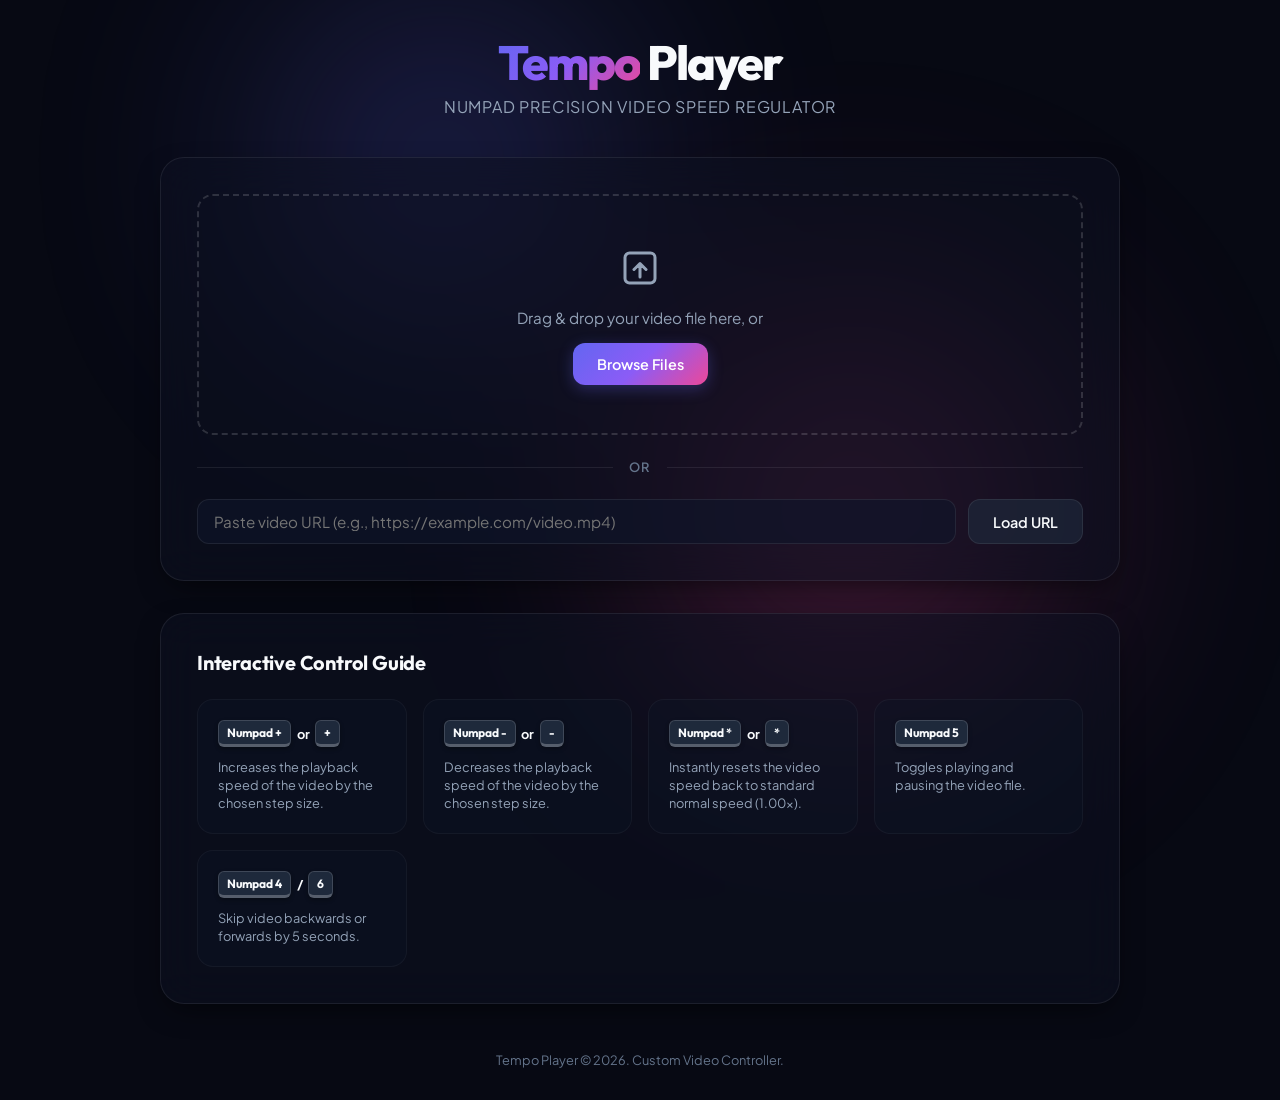
<file: index.html>
<!DOCTYPE html>
<html lang="en">
<head>
  <meta charset="UTF-8">
  <meta name="viewport" content="width=device-width, initial-scale=1.0">
  <title>Tempo Video Player | Keyboard Speed Control</title>
  <meta name="description" content="A professional-grade video embedder and player featuring high-precision speed controls mapped to your numpad. Adjust speed smoothly with +, -, and * keys.">
  <link rel="preconnect" href="https://fonts.googleapis.com">
  <link rel="preconnect" href="https://fonts.gstatic.com" crossorigin>
  <link href="https://fonts.googleapis.com/css2?family=Outfit:wght@300;400;500;600;700&family=Plus+Jakarta+Sans:wght@300;400;500;600;700&display=swap" rel="stylesheet">
  <link rel="stylesheet" href="styles.css">
</head>
<body>
  <div class="background-decorations">
    <div class="glow-orb orb-1"></div>
    <div class="glow-orb orb-2"></div>
  </div>

  <main class="app-container">
    <header class="app-header">
      <h1 class="app-title"><span class="gradient-text">Tempo</span> Player</h1>
      <p class="app-subtitle">Numpad Precision Video Speed Regulator</p>
    </header>

    <!-- Source Selection Panel -->
    <section class="source-panel glass-panel" id="sourcePanel">
      <div class="drop-zone" id="dropZone">
        <svg class="upload-icon" viewBox="0 0 24 24" fill="none" stroke="currentColor" stroke-width="1.5">
          <path d="M12 16.5V9.75m0 0l3 3m-3-3l-3 3M6.75 19.5h10.5a2.25 2.25 0 002.25-2.25V6.75A2.25 2.25 0 0017.25 4.5H6.75A2.25 2.25 0 004.5 6.75v10.5a2.25 2.25 0 002.25 2.25z" stroke-linecap="round" stroke-linejoin="round"/>
        </svg>
        <span class="drop-text">Drag & drop your video file here, or</span>
        <label for="fileInput" class="btn btn-primary btn-upload">
          Browse Files
          <input type="file" id="fileInput" accept="video/*" hidden>
        </label>
      </div>
      
      <div class="divider">
        <span>OR</span>
      </div>

      <div class="url-input-container">
        <input type="url" id="videoUrlInput" class="input-field" placeholder="Paste video URL (e.g., https://example.com/video.mp4)" aria-label="Video URL">
        <button id="loadUrlBtn" class="btn btn-secondary">Load URL</button>
      </div>
    </section>

    <!-- Main Player Section (Initially Hidden or Placeholder Mode) -->
    <section class="player-section glass-panel hidden" id="playerSection">
      <div class="video-wrapper" id="videoWrapper">
        <video id="mainVideo" preload="metadata" playsinline></video>
        
        <!-- Speed HUD Display (Flashes on Speed Change) -->
        <div class="speed-hud hidden" id="speedHud">
          <span class="speed-hud-value" id="speedHudValue">1.0x</span>
        </div>

        <!-- Custom Video Controls Overlay -->
        <div class="custom-controls" id="customControls">
          <div class="progress-bar-container" id="progressBarContainer">
            <div class="progress-bar-hover-indicator" id="progressHover"></div>
            <div class="progress-bar" id="progressBar">
              <div class="progress-filled" id="progressFilled"></div>
              <div class="progress-handle" id="progressHandle"></div>
            </div>
          </div>
          
          <div class="controls-row">
            <div class="controls-left">
              <button class="control-btn" id="playPauseBtn" aria-label="Play/Pause">
                <svg class="control-icon play-icon" viewBox="0 0 24 24" fill="currentColor"><path d="M8 5v14l11-7z"/></svg>
                <svg class="control-icon pause-icon hidden" viewBox="0 0 24 24" fill="currentColor"><path d="M6 19h4V5H6v14zm8-14v14h4V5h-4z"/></svg>
              </button>

              <button class="control-btn" id="muteBtn" aria-label="Mute">
                <svg class="control-icon volume-up" viewBox="0 0 24 24" fill="currentColor"><path d="M3 9v6h4l5 5V4L7 9H3zm13.5 3c0-1.77-1.02-3.29-2.5-4.03v8.05c1.48-.73 2.5-2.25 2.5-4.02zM14 3.23v2.06c2.89.86 5 3.54 5 6.71s-2.11 5.85-5 6.71v2.06c4.01-.91 7-4.49 7-8.77s-2.99-7.86-7-8.77z"/></svg>
                <svg class="control-icon volume-muted hidden" viewBox="0 0 24 24" fill="currentColor"><path d="M16.5 12c0-1.77-1.02-3.29-2.5-4.03v2.21l2.45 2.45c.03-.21.05-.42.05-.63zm2.5 0c0 .94-.2 1.82-.54 2.64l1.51 1.51C20.63 14.91 21 13.5 21 12c0-4.28-2.99-7.86-7-8.77v2.06c2.89.86 5 3.54 5 6.71zM4.27 3L3 4.27 7.73 9H3v6h4l5 5v-6.73l4.25 4.25c-.67.52-1.42.93-2.25 1.18v2.06c1.38-.31 2.63-.95 3.69-1.81L19.73 21 21 19.73l-9-9L4.27 3zM12 4L9.91 6.09 12 8.18V4z"/></svg>
              </button>

              <div class="volume-slider-container">
                <input type="range" id="volumeSlider" class="volume-slider" min="0" max="1" step="0.05" value="1" aria-label="Volume">
              </div>

              <div class="time-display">
                <span id="currentTime">00:00</span> / <span id="durationTime">00:00</span>
              </div>
            </div>

            <div class="controls-right">
              <button class="control-btn" id="changeSourceBtn" aria-label="Change Video">
                <svg class="control-icon" viewBox="0 0 24 24" fill="none" stroke="currentColor" stroke-width="2"><path d="M19 12H5M12 19l-7-7 7-7"/></svg>
              </button>
              <button class="control-btn" id="fullscreenBtn" aria-label="Fullscreen">
                <svg class="control-icon" viewBox="0 0 24 24" fill="none" stroke="currentColor" stroke-width="2"><path d="M8 3H5a2 2 0 00-2 2v3m18 0V5a2 2 0 00-2-2h-3m0 18h3a2 2 0 002-2v-3M3 16v3a2 2 0 002 2h3"/></svg>
              </button>
            </div>
          </div>
        </div>
      </div>

      <!-- Live Speed Control Display & Info -->
      <div class="player-dashboard">
        <div class="dashboard-left">
          <div class="speedometer-container">
            <span class="speedometer-label">Current Playback Speed</span>
            <div class="speedometer-value-wrapper">
              <span class="speedometer-value" id="speedDisplay">1.00x</span>
            </div>
          </div>
        </div>

        <div class="dashboard-right">
          <!-- Step configuration and Preset Trigger -->
          <div class="settings-action-row">
            <div class="select-wrapper">
              <label for="stepSelect" class="small-label">Speed Step Size</label>
              <select id="stepSelect" class="dropdown-field">
                <option value="0.05">0.05x (Fine)</option>
                <option value="0.10" selected>0.10x (Standard)</option>
                <option value="0.25">0.25x (Medium)</option>
                <option value="0.50">0.50x (Coarse)</option>
              </select>
            </div>

            <button id="togglePresetsBtn" class="btn btn-icon-only" aria-label="Toggle Presets Panel" title="Toggle Speed Presets Panel">
              <svg class="settings-icon" viewBox="0 0 24 24" fill="none" stroke="currentColor" stroke-width="2">
                <circle cx="12" cy="12" r="3"/>
                <path d="M19.4 15a1.65 1.65 0 00.33 1.82l.06.06a2 2 0 11-2.83 2.83l-.06-.06a1.65 1.65 0 00-1.82-.33 1.65 1.65 0 00-1 1.51V21a2 2 0 01-4 0v-.09A1.65 1.65 0 009 19.4a1.65 1.65 0 00-1.82.33l-.06.06a2 2 0 11-2.83-2.83l.06-.06a1.65 1.65 0 00.33-1.82 1.65 1.65 0 00-1.51-1H3a2 2 0 010-4h.09A1.65 1.65 0 004.6 9a1.65 1.65 0 00-.33-1.82l-.06-.06a2 2 0 112.83-2.83l.06.06a1.65 1.65 0 001.82.33H9a1.65 1.65 0 001-1.51V3a2 2 0 014 0v.09a1.65 1.65 0 001 1.51 1.65 1.65 0 001.82-.33l.06-.06a2 2 0 112.83 2.83l-.06.06a1.65 1.65 0 00-.33 1.82V9a1.65 1.65 0 001.51 1H21a2 2 0 010 4h-.09a1.65 1.65 0 00-1.51 1z"/>
              </svg>
            </button>
          </div>

          <!-- Hidden Optional Presets Panel (Collapsible) -->
          <div id="presetsPanel" class="presets-panel collapsible hidden">
            <span class="small-label">Speed Presets</span>
            <div class="presets-grid">
              <button class="preset-btn" data-speed="0.25">0.25x</button>
              <button class="preset-btn" data-speed="0.5">0.50x</button>
              <button class="preset-btn" data-speed="0.75">0.75x</button>
              <button class="preset-btn" data-speed="1.0">1.00x</button>
              <button class="preset-btn" data-speed="1.25">1.25x</button>
              <button class="preset-btn" data-speed="1.5">1.50x</button>
              <button class="preset-btn" data-speed="2.0">2.00x</button>
              <button class="preset-btn" data-speed="3.0">3.00x</button>
            </div>
          </div>
        </div>
      </div>
    </section>

    <!-- Help & Keyboard Guide Section -->
    <section class="guide-section glass-panel">
      <h2 class="section-title">Interactive Control Guide</h2>
      <div class="guide-grid">
        <div class="guide-card">
          <div class="key-indicator"><kbd class="key-cap">Numpad +</kbd> or <kbd class="key-cap">+</kbd></div>
          <p class="key-desc">Increases the playback speed of the video by the chosen step size.</p>
        </div>
        <div class="guide-card">
          <div class="key-indicator"><kbd class="key-cap">Numpad -</kbd> or <kbd class="key-cap">-</kbd></div>
          <p class="key-desc">Decreases the playback speed of the video by the chosen step size.</p>
        </div>
        <div class="guide-card">
          <div class="key-indicator"><kbd class="key-cap">Numpad *</kbd> or <kbd class="key-cap">*</kbd></div>
          <p class="key-desc">Instantly resets the video speed back to standard normal speed (1.00x).</p>
        </div>
        <div class="guide-card">
          <div class="key-indicator"><kbd class="key-cap">Numpad 5</kbd></div>
          <p class="key-desc">Toggles playing and pausing the video file.</p>
        </div>
        <div class="guide-card">
          <div class="key-indicator"><kbd class="key-cap">Numpad 4</kbd> / <kbd class="key-cap">6</kbd></div>
          <p class="key-desc">Skip video backwards or forwards by 5 seconds.</p>
        </div>
      </div>
    </section>
  </main>

  <footer class="app-footer">
    <p>Tempo Player &copy; 2026. Custom Video Controller.</p>
  </footer>

  <script src="app.js"></script>
</body>
</html>
</file>
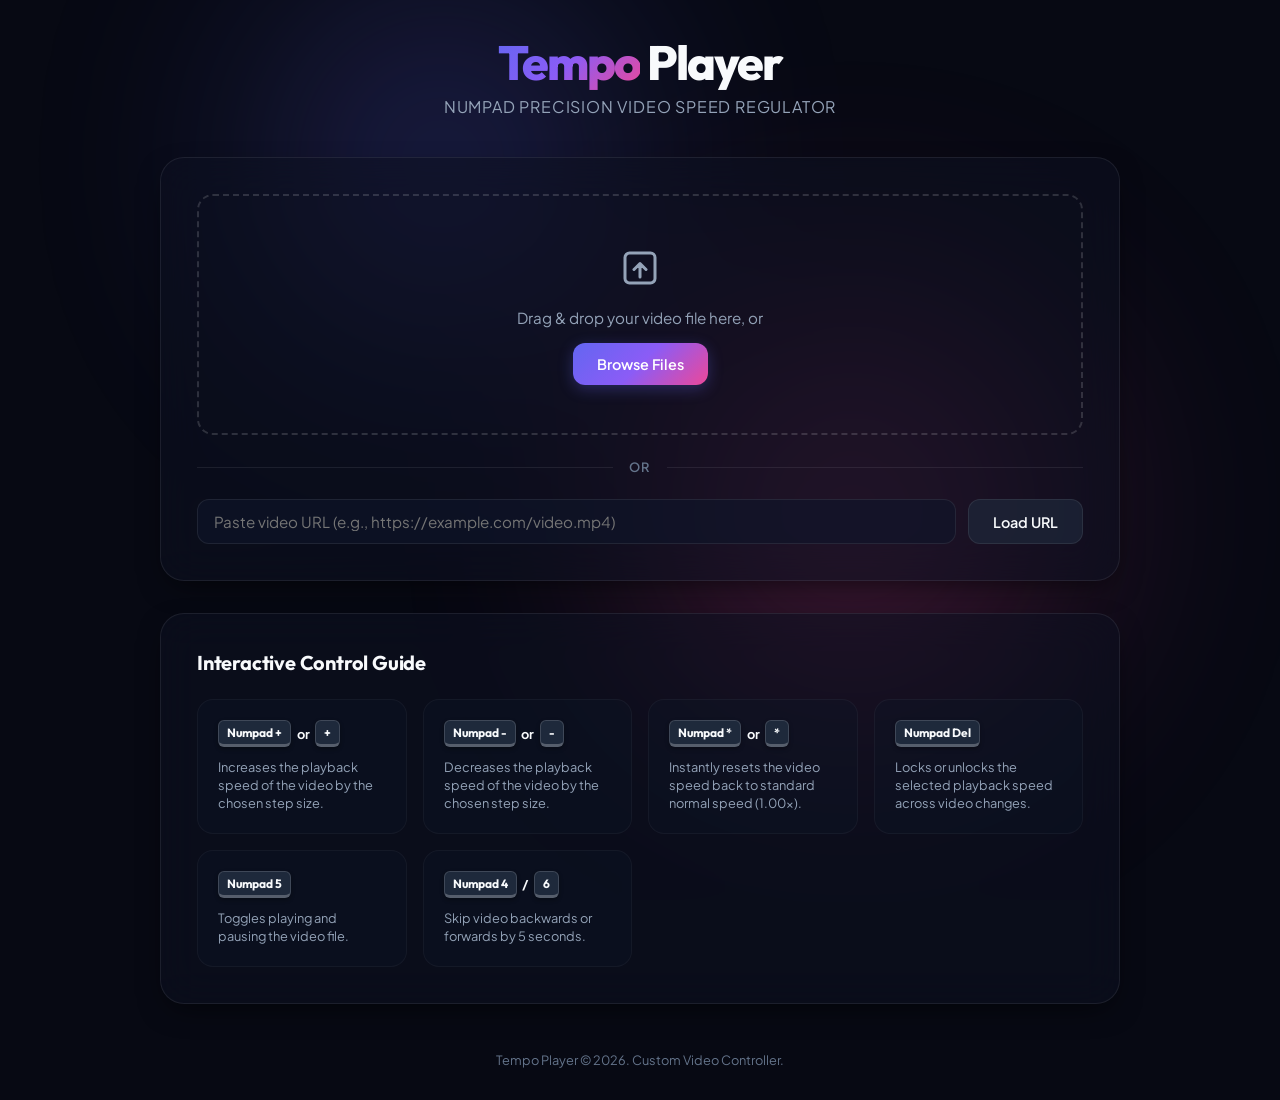
<file: V3/index.html>
<!DOCTYPE html>
<html lang="en">
<head>
  <meta charset="UTF-8">
  <meta name="viewport" content="width=device-width, initial-scale=1.0">
  <title>Tempo Video Player | Keyboard Speed Control</title>
  <meta name="description" content="A professional-grade video embedder and player featuring high-precision speed controls mapped to your numpad. Adjust speed smoothly with +, -, and * keys.">
  <link rel="preconnect" href="https://fonts.googleapis.com">
  <link rel="preconnect" href="https://fonts.gstatic.com" crossorigin>
  <link href="https://fonts.googleapis.com/css2?family=Outfit:wght@300;400;500;600;700&family=Plus+Jakarta+Sans:wght@300;400;500;600;700&display=swap" rel="stylesheet">
  <link rel="stylesheet" href="styles.css">
</head>
<body>
  <div class="background-decorations">
    <div class="glow-orb orb-1"></div>
    <div class="glow-orb orb-2"></div>
  </div>

  <main class="app-container">
    <header class="app-header">
      <h1 class="app-title"><span class="gradient-text">Tempo</span> Player</h1>
      <p class="app-subtitle">Numpad Precision Video Speed Regulator</p>
    </header>

    <!-- Source Selection Panel -->
    <section class="source-panel glass-panel" id="sourcePanel">
      <div class="drop-zone" id="dropZone">
        <svg class="upload-icon" viewBox="0 0 24 24" fill="none" stroke="currentColor" stroke-width="1.5">
          <path d="M12 16.5V9.75m0 0l3 3m-3-3l-3 3M6.75 19.5h10.5a2.25 2.25 0 002.25-2.25V6.75A2.25 2.25 0 0017.25 4.5H6.75A2.25 2.25 0 004.5 6.75v10.5a2.25 2.25 0 002.25 2.25z" stroke-linecap="round" stroke-linejoin="round"/>
        </svg>
        <span class="drop-text">Drag & drop your video file here, or</span>
        <label for="fileInput" class="btn btn-primary btn-upload">
          Browse Files
          <input type="file" id="fileInput" accept="video/*" hidden>
        </label>
      </div>
      
      <div class="divider">
        <span>OR</span>
      </div>

      <div class="url-input-container">
        <input type="url" id="videoUrlInput" class="input-field" placeholder="Paste video URL (e.g., https://example.com/video.mp4)" aria-label="Video URL">
        <button id="loadUrlBtn" class="btn btn-secondary">Load URL</button>
      </div>
    </section>

    <!-- Main Player Section (Initially Hidden or Placeholder Mode) -->
    <section class="player-section glass-panel hidden" id="playerSection">
      <div class="video-wrapper" id="videoWrapper">
        <video id="mainVideo" preload="metadata" playsinline></video>
        
        <!-- Video Speed Badge (Top Right Overlay) -->
        <div class="video-speed-badge" id="videoSpeedBadge">
          <button class="badge-btn btn-down" id="badgeDownBtn" title="Slow Down (Numpad - / -)" aria-label="Slow Down">
            <svg viewBox="0 0 24 24" fill="none" stroke="currentColor" stroke-width="3" stroke-linecap="round" stroke-linejoin="round"><polyline points="6 9 12 15 18 9"></polyline></svg>
          </button>
          <span class="badge-text" id="badgeText">1.00x</span>
          <button class="badge-btn lock-btn" id="lockSpeedBtn" type="button" title="Lock playback speed" aria-label="Lock playback speed" aria-pressed="true"><svg viewBox="0 0 24 24" fill="none" stroke="currentColor" stroke-width="2" stroke-linecap="round" stroke-linejoin="round"><rect x="4" y="10" width="16" height="11" rx="2"></rect><path d="M8 10V7a4 4 0 1 1 8 0v3"></path></svg></button>
          <button class="badge-btn btn-up" id="badgeUpBtn" title="Speed Up (Numpad + / +)" aria-label="Speed Up">
            <svg viewBox="0 0 24 24" fill="none" stroke="currentColor" stroke-width="3" stroke-linecap="round" stroke-linejoin="round"><polyline points="18 15 12 9 6 15"></polyline></svg>
          </button>
        </div>
        
        <!-- Speed HUD Display (Flashes on Speed Change) -->
        <div class="speed-hud hidden" id="speedHud">
          <span class="speed-hud-value" id="speedHudValue">1.0x</span>
        </div>

        <!-- Custom Video Controls Overlay -->
        <div class="custom-controls" id="customControls">
          <div class="progress-bar-container" id="progressBarContainer">
            <div class="progress-bar-hover-indicator" id="progressHover"></div>
            <div class="progress-bar" id="progressBar">
              <div class="progress-filled" id="progressFilled"></div>
              <div class="progress-handle" id="progressHandle"></div>
            </div>
          </div>
          
          <div class="controls-row">
            <div class="controls-left">
              <button class="control-btn" id="playPauseBtn" aria-label="Play/Pause">
                <svg class="control-icon play-icon" viewBox="0 0 24 24" fill="currentColor"><path d="M8 5v14l11-7z"/></svg>
                <svg class="control-icon pause-icon hidden" viewBox="0 0 24 24" fill="currentColor"><path d="M6 19h4V5H6v14zm8-14v14h4V5h-4z"/></svg>
              </button>

              <button class="control-btn" id="muteBtn" aria-label="Mute">
                <svg class="control-icon volume-up" viewBox="0 0 24 24" fill="currentColor"><path d="M3 9v6h4l5 5V4L7 9H3zm13.5 3c0-1.77-1.02-3.29-2.5-4.03v8.05c1.48-.73 2.5-2.25 2.5-4.02zM14 3.23v2.06c2.89.86 5 3.54 5 6.71s-2.11 5.85-5 6.71v2.06c4.01-.91 7-4.49 7-8.77s-2.99-7.86-7-8.77z"/></svg>
                <svg class="control-icon volume-muted hidden" viewBox="0 0 24 24" fill="currentColor"><path d="M16.5 12c0-1.77-1.02-3.29-2.5-4.03v2.21l2.45 2.45c.03-.21.05-.42.05-.63zm2.5 0c0 .94-.2 1.82-.54 2.64l1.51 1.51C20.63 14.91 21 13.5 21 12c0-4.28-2.99-7.86-7-8.77v2.06c2.89.86 5 3.54 5 6.71zM4.27 3L3 4.27 7.73 9H3v6h4l5 5v-6.73l4.25 4.25c-.67.52-1.42.93-2.25 1.18v2.06c1.38-.31 2.63-.95 3.69-1.81L19.73 21 21 19.73l-9-9L4.27 3zM12 4L9.91 6.09 12 8.18V4z"/></svg>
              </button>

              <div class="volume-slider-container">
                <input type="range" id="volumeSlider" class="volume-slider" min="0" max="1" step="0.05" value="1" aria-label="Volume">
              </div>

              <div class="time-display">
                <span id="currentTime">00:00</span> / <span id="durationTime">00:00</span>
              </div>
            </div>

            <div class="controls-right">
              <button class="control-btn" id="changeSourceBtn" aria-label="Change Video">
                <svg class="control-icon" viewBox="0 0 24 24" fill="none" stroke="currentColor" stroke-width="2"><path d="M19 12H5M12 19l-7-7 7-7"/></svg>
              </button>
              <button class="control-btn" id="fullscreenBtn" aria-label="Fullscreen">
                <svg class="control-icon" viewBox="0 0 24 24" fill="none" stroke="currentColor" stroke-width="2"><path d="M8 3H5a2 2 0 00-2 2v3m18 0V5a2 2 0 00-2-2h-3m0 18h3a2 2 0 002-2v-3M3 16v3a2 2 0 002 2h3"/></svg>
              </button>
            </div>
          </div>
        </div>
      </div>

      <!-- Live Speed Control Display & Info -->
      <div class="player-dashboard">
        <div class="dashboard-left">
          <div class="speedometer-container">
            <span class="speedometer-label">Current Playback Speed</span>
            <div class="speedometer-value-wrapper">
              <span class="speedometer-value" id="speedDisplay">1.00x</span>
            </div>
          </div>
        </div>

        <div class="dashboard-right">
          <!-- Step configuration and Preset Trigger -->
          <div class="settings-action-row">
            <div class="select-wrapper">
              <label for="stepSelect" class="small-label">Speed Step Size</label>
              <select id="stepSelect" class="dropdown-field">
                <option value="0.05">0.05x (Fine)</option>
                <option value="0.10">0.10x (Standard)</option>
                <option value="0.25" selected>0.25x (Medium)</option>
                <option value="0.50">0.50x (Coarse)</option>
              </select>
            </div>

            <button id="togglePresetsBtn" class="btn btn-icon-only" aria-label="Toggle Presets Panel" title="Toggle Speed Presets Panel">
              <svg class="settings-icon" viewBox="0 0 24 24" fill="none" stroke="currentColor" stroke-width="2">
                <circle cx="12" cy="12" r="3"/>
                <path d="M19.4 15a1.65 1.65 0 00.33 1.82l.06.06a2 2 0 11-2.83 2.83l-.06-.06a1.65 1.65 0 00-1.82-.33 1.65 1.65 0 00-1 1.51V21a2 2 0 01-4 0v-.09A1.65 1.65 0 009 19.4a1.65 1.65 0 00-1.82.33l-.06.06a2 2 0 11-2.83-2.83l.06-.06a1.65 1.65 0 00.33-1.82 1.65 1.65 0 00-1.51-1H3a2 2 0 010-4h.09A1.65 1.65 0 004.6 9a1.65 1.65 0 00-.33-1.82l-.06-.06a2 2 0 112.83-2.83l.06.06a1.65 1.65 0 001.82.33H9a1.65 1.65 0 001-1.51V3a2 2 0 014 0v.09a1.65 1.65 0 001 1.51 1.65 1.65 0 001.82-.33l.06-.06a2 2 0 112.83 2.83l-.06.06a1.65 1.65 0 00-.33 1.82V9a1.65 1.65 0 001.51 1H21a2 2 0 010 4h-.09a1.65 1.65 0 00-1.51 1z"/>
              </svg>
            </button>
          </div>

          <!-- Hidden Optional Presets Panel (Collapsible) -->
          <div id="presetsPanel" class="presets-panel collapsible hidden">
            <span class="small-label">Speed Presets</span>
            <div class="presets-grid">
              <button class="preset-btn" data-speed="0.25">0.25x</button>
              <button class="preset-btn" data-speed="0.5">0.50x</button>
              <button class="preset-btn" data-speed="0.75">0.75x</button>
              <button class="preset-btn" data-speed="1.0">1.00x</button>
              <button class="preset-btn" data-speed="1.25">1.25x</button>
              <button class="preset-btn" data-speed="1.5">1.50x</button>
              <button class="preset-btn" data-speed="2.0">2.00x</button>
              <button class="preset-btn" data-speed="3.0">3.00x</button>
            </div>
            <div class="select-wrapper display-mode-setting">
              <label for="displayModeSelect" class="small-label">On-Screen Display</label>
              <select id="displayModeSelect" class="dropdown-field">
                <option value="transparent">Always visible (transparent)</option>
                <option value="key-only">Show after numpad use</option>
              </select>
            </div>
          </div>
        </div>
      </div>
    </section>

    <!-- Help & Keyboard Guide Section -->
    <section class="guide-section glass-panel">
      <h2 class="section-title">Interactive Control Guide</h2>
      <div class="guide-grid">
        <div class="guide-card">
          <div class="key-indicator"><kbd class="key-cap">Numpad +</kbd> or <kbd class="key-cap">+</kbd></div>
          <p class="key-desc">Increases the playback speed of the video by the chosen step size.</p>
        </div>
        <div class="guide-card">
          <div class="key-indicator"><kbd class="key-cap">Numpad -</kbd> or <kbd class="key-cap">-</kbd></div>
          <p class="key-desc">Decreases the playback speed of the video by the chosen step size.</p>
        </div>
        <div class="guide-card">
          <div class="key-indicator"><kbd class="key-cap">Numpad *</kbd> or <kbd class="key-cap">*</kbd></div>
          <p class="key-desc">Instantly resets the video speed back to standard normal speed (1.00x).</p>
        </div>
        <div class="guide-card">
          <div class="key-indicator"><kbd class="key-cap">Numpad Del</kbd></div>
          <p class="key-desc">Locks or unlocks the selected playback speed across video changes.</p>
        </div>
        <div class="guide-card">
          <div class="key-indicator"><kbd class="key-cap">Numpad 5</kbd></div>
          <p class="key-desc">Toggles playing and pausing the video file.</p>
        </div>
        <div class="guide-card">
          <div class="key-indicator"><kbd class="key-cap">Numpad 4</kbd> / <kbd class="key-cap">6</kbd></div>
          <p class="key-desc">Skip video backwards or forwards by 5 seconds.</p>
        </div>
      </div>
    </section>
  </main>

  <footer class="app-footer">
    <p>Tempo Player &copy; 2026. Custom Video Controller.</p>
  </footer>

  <script src="app.js"></script>
</body>
</html>
</file>
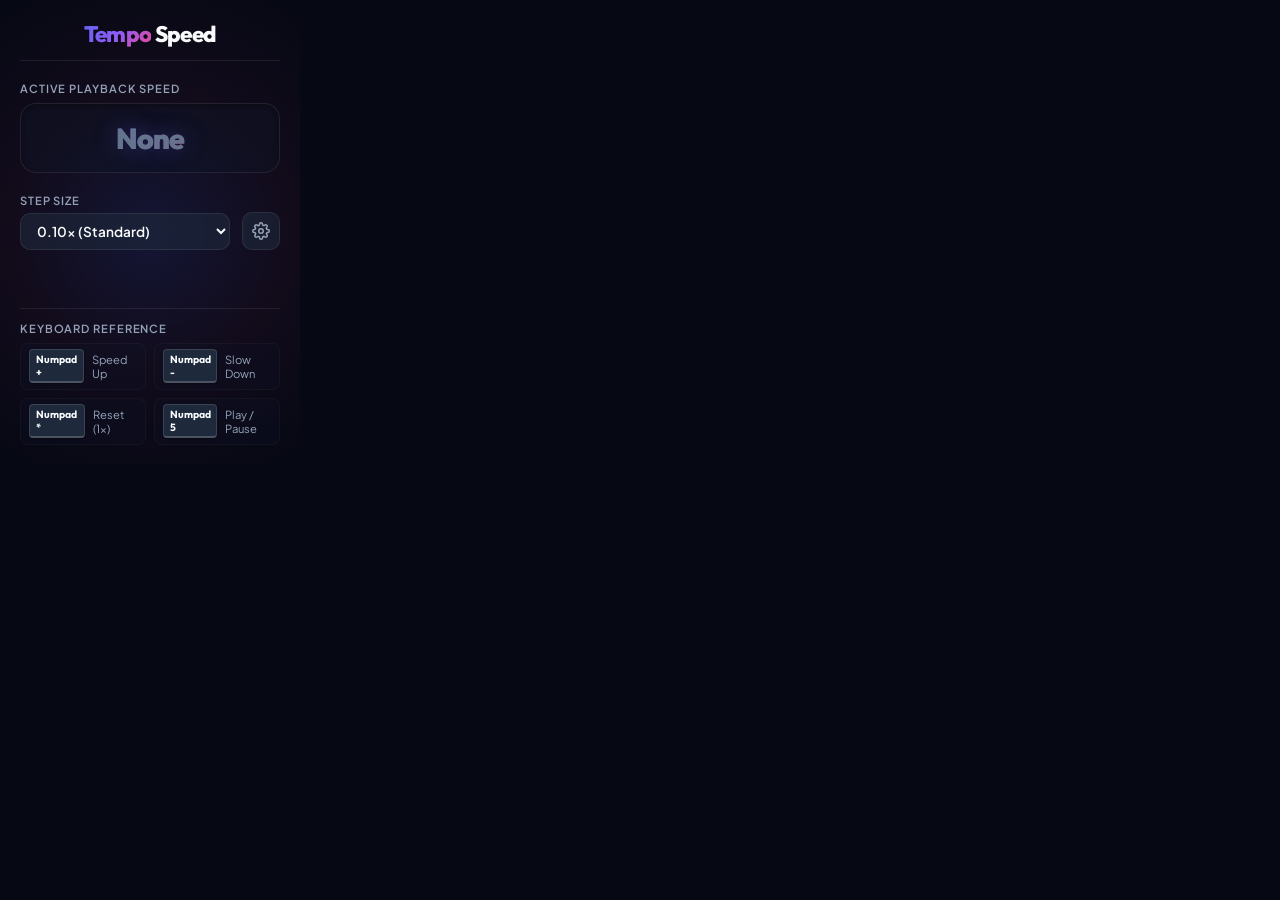
<file: popup.html>
<!DOCTYPE html>
<html lang="en">
<head>
  <meta charset="UTF-8">
  <link href="https://fonts.googleapis.com/css2?family=Outfit:wght@300;400;500;600;700&family=Plus+Jakarta+Sans:wght@300;400;500;600;700&display=swap" rel="stylesheet">
  <link rel="stylesheet" href="popup.css">
</head>
<body>
  <div class="popup-container">
    <header class="popup-header">
      <h1 class="popup-title"><span class="gradient-text">Tempo</span> Speed</h1>
    </header>

    <!-- Speedometer Panel -->
    <main class="popup-content">
      <section class="speedometer-section">
        <span class="small-label">Active Playback Speed</span>
        <div class="speedometer-value-wrapper">
          <span class="speedometer-value" id="speedDisplay">1.00x</span>
        </div>
      </section>

      <!-- Settings & Controls -->
      <section class="settings-section">
        <div class="settings-action-row">
          <div class="select-wrapper">
            <label for="stepSelect" class="small-label">Step Size</label>
            <select id="stepSelect" class="dropdown-field">
              <option value="0.05">0.05x (Fine)</option>
              <option value="0.10" selected>0.10x (Standard)</option>
              <option value="0.25">0.25x (Medium)</option>
              <option value="0.50">0.50x (Coarse)</option>
            </select>
          </div>
          
          <button id="togglePresetsBtn" class="btn-icon-only" aria-label="Toggle Presets Panel" title="Toggle Speed Presets Panel">
            <svg class="settings-icon" viewBox="0 0 24 24" fill="none" stroke="currentColor" stroke-width="2">
              <circle cx="12" cy="12" r="3"/>
              <path d="M19.4 15a1.65 1.65 0 00.33 1.82l.06.06a2 2 0 11-2.83 2.83l-.06-.06a1.65 1.65 0 00-1.82-.33 1.65 1.65 0 00-1 1.51V21a2 2 0 01-4 0v-.09A1.65 1.65 0 009 19.4a1.65 1.65 0 00-1.82.33l-.06.06a2 2 0 11-2.83-2.83l.06-.06a1.65 1.65 0 00.33-1.82 1.65 1.65 0 00-1.51-1H3a2 2 0 010-4h.09A1.65 1.65 0 004.6 9a1.65 1.65 0 00-.33-1.82l-.06-.06a2 2 0 112.83-2.83l.06.06a1.65 1.65 0 001.82.33H9a1.65 1.65 0 001-1.51V3a2 2 0 014 0v.09a1.65 1.65 0 001 1.51 1.65 1.65 0 001.82-.33l.06-.06a2 2 0 112.83 2.83l-.06.06a1.65 1.65 0 00-.33 1.82V9a1.65 1.65 0 001.51 1H21a2 2 0 010 4h-.09a1.65 1.65 0 00-1.51 1z"/>
            </svg>
          </button>
        </div>

        <!-- Hidden Presets Panel (Collapsible) -->
        <div id="presetsPanel" class="presets-panel collapsible">
          <span class="small-label">Speed Presets</span>
          <div class="presets-grid">
            <button class="preset-btn" data-speed="0.25">0.25x</button>
            <button class="preset-btn" data-speed="0.5">0.50x</button>
            <button class="preset-btn" data-speed="1.0">1.00x</button>
            <button class="preset-btn" data-speed="1.25">1.25x</button>
            <button class="preset-btn" data-speed="1.5">1.50x</button>
            <button class="preset-btn" data-speed="2.0">2.00x</button>
            <button class="preset-btn" data-speed="3.0">3.00x</button>
          </div>
        </div>
      </section>

      <!-- Key Guide -->
      <section class="guide-section">
        <span class="small-label">Keyboard Reference</span>
        <div class="guide-list">
          <div class="guide-item">
            <kbd class="key-cap">Numpad +</kbd>
            <span class="key-desc">Speed Up</span>
          </div>
          <div class="guide-item">
            <kbd class="key-cap">Numpad -</kbd>
            <span class="key-desc">Slow Down</span>
          </div>
          <div class="guide-item">
            <kbd class="key-cap">Numpad *</kbd>
            <span class="key-desc">Reset (1x)</span>
          </div>
          <div class="guide-item">
            <kbd class="key-cap">Numpad 5</kbd>
            <span class="key-desc">Play / Pause</span>
          </div>
        </div>
      </section>
    </main>
  </div>
  <script src="popup.js"></script>
</body>
</html>
</file>
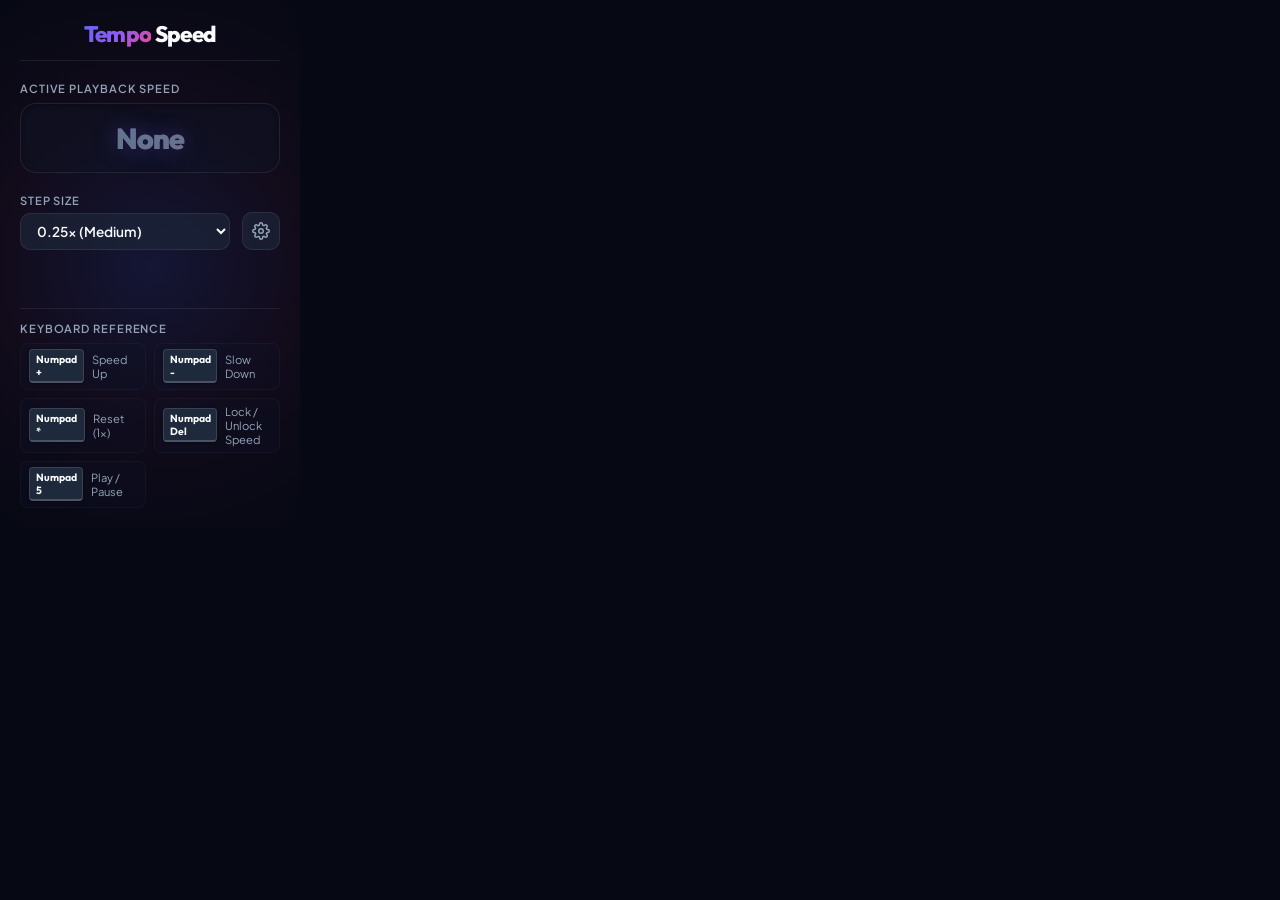
<file: V3/popup.html>
<!DOCTYPE html>
<html lang="en">
<head>
  <meta charset="UTF-8">
  <link href="https://fonts.googleapis.com/css2?family=Outfit:wght@300;400;500;600;700&family=Plus+Jakarta+Sans:wght@300;400;500;600;700&display=swap" rel="stylesheet">
  <link rel="stylesheet" href="popup.css">
</head>
<body>
  <div class="popup-container">
    <header class="popup-header">
      <h1 class="popup-title"><span class="gradient-text">Tempo</span> Speed</h1>
    </header>

    <!-- Speedometer Panel -->
    <main class="popup-content">
      <section class="speedometer-section">
        <span class="small-label">Active Playback Speed</span>
        <div class="speedometer-value-wrapper">
          <span class="speedometer-value" id="speedDisplay">1.00x</span>
        </div>
      </section>

      <!-- Settings & Controls -->
      <section class="settings-section">
        <div class="settings-action-row">
          <div class="select-wrapper">
            <label for="stepSelect" class="small-label">Step Size</label>
            <select id="stepSelect" class="dropdown-field">
              <option value="0.05">0.05x (Fine)</option>
              <option value="0.10">0.10x (Standard)</option>
              <option value="0.25" selected>0.25x (Medium)</option>
              <option value="0.50">0.50x (Coarse)</option>
            </select>
          </div>
          
          <button id="togglePresetsBtn" class="btn-icon-only" aria-label="Toggle Presets Panel" title="Toggle Speed Presets Panel">
            <svg class="settings-icon" viewBox="0 0 24 24" fill="none" stroke="currentColor" stroke-width="2">
              <circle cx="12" cy="12" r="3"/>
              <path d="M19.4 15a1.65 1.65 0 00.33 1.82l.06.06a2 2 0 11-2.83 2.83l-.06-.06a1.65 1.65 0 00-1.82-.33 1.65 1.65 0 00-1 1.51V21a2 2 0 01-4 0v-.09A1.65 1.65 0 009 19.4a1.65 1.65 0 00-1.82.33l-.06.06a2 2 0 11-2.83-2.83l.06-.06a1.65 1.65 0 00.33-1.82 1.65 1.65 0 00-1.51-1H3a2 2 0 010-4h.09A1.65 1.65 0 004.6 9a1.65 1.65 0 00-.33-1.82l-.06-.06a2 2 0 112.83-2.83l.06.06a1.65 1.65 0 001.82.33H9a1.65 1.65 0 001-1.51V3a2 2 0 014 0v.09a1.65 1.65 0 001 1.51 1.65 1.65 0 001.82-.33l.06-.06a2 2 0 112.83 2.83l-.06.06a1.65 1.65 0 00-.33 1.82V9a1.65 1.65 0 001.51 1H21a2 2 0 010 4h-.09a1.65 1.65 0 00-1.51 1z"/>
            </svg>
          </button>
        </div>

        <!-- Hidden Presets Panel (Collapsible) -->
        <div id="presetsPanel" class="presets-panel collapsible">
          <span class="small-label">Speed Presets</span>
          <div class="presets-grid">
            <button class="preset-btn" data-speed="0.25">0.25x</button>
            <button class="preset-btn" data-speed="0.5">0.50x</button>
            <button class="preset-btn" data-speed="1.0">1.00x</button>
            <button class="preset-btn" data-speed="1.25">1.25x</button>
            <button class="preset-btn" data-speed="1.5">1.50x</button>
            <button class="preset-btn" data-speed="2.0">2.00x</button>
            <button class="preset-btn" data-speed="3.0">3.00x</button>
          </div>
          <div class="select-wrapper display-mode-setting">
            <label for="displayModeSelect" class="small-label">On-Screen Display</label>
            <select id="displayModeSelect" class="dropdown-field">
              <option value="transparent">Always visible (transparent)</option>
              <option value="key-only">Show after numpad use</option>
            </select>
          </div>
        </div>
      </section>

      <!-- Key Guide -->
      <section class="guide-section">
        <span class="small-label">Keyboard Reference</span>
        <div class="guide-list">
          <div class="guide-item">
            <kbd class="key-cap">Numpad +</kbd>
            <span class="key-desc">Speed Up</span>
          </div>
          <div class="guide-item">
            <kbd class="key-cap">Numpad -</kbd>
            <span class="key-desc">Slow Down</span>
          </div>
          <div class="guide-item">
            <kbd class="key-cap">Numpad *</kbd>
            <span class="key-desc">Reset (1x)</span>
          </div>
          <div class="guide-item">
            <kbd class="key-cap">Numpad Del</kbd>
            <span class="key-desc">Lock / Unlock Speed</span>
          </div>
          <div class="guide-item">
            <kbd class="key-cap">Numpad 5</kbd>
            <span class="key-desc">Play / Pause</span>
          </div>
        </div>
      </section>
    </main>
  </div>
  <script src="popup.js"></script>
</body>
</html>
</file>
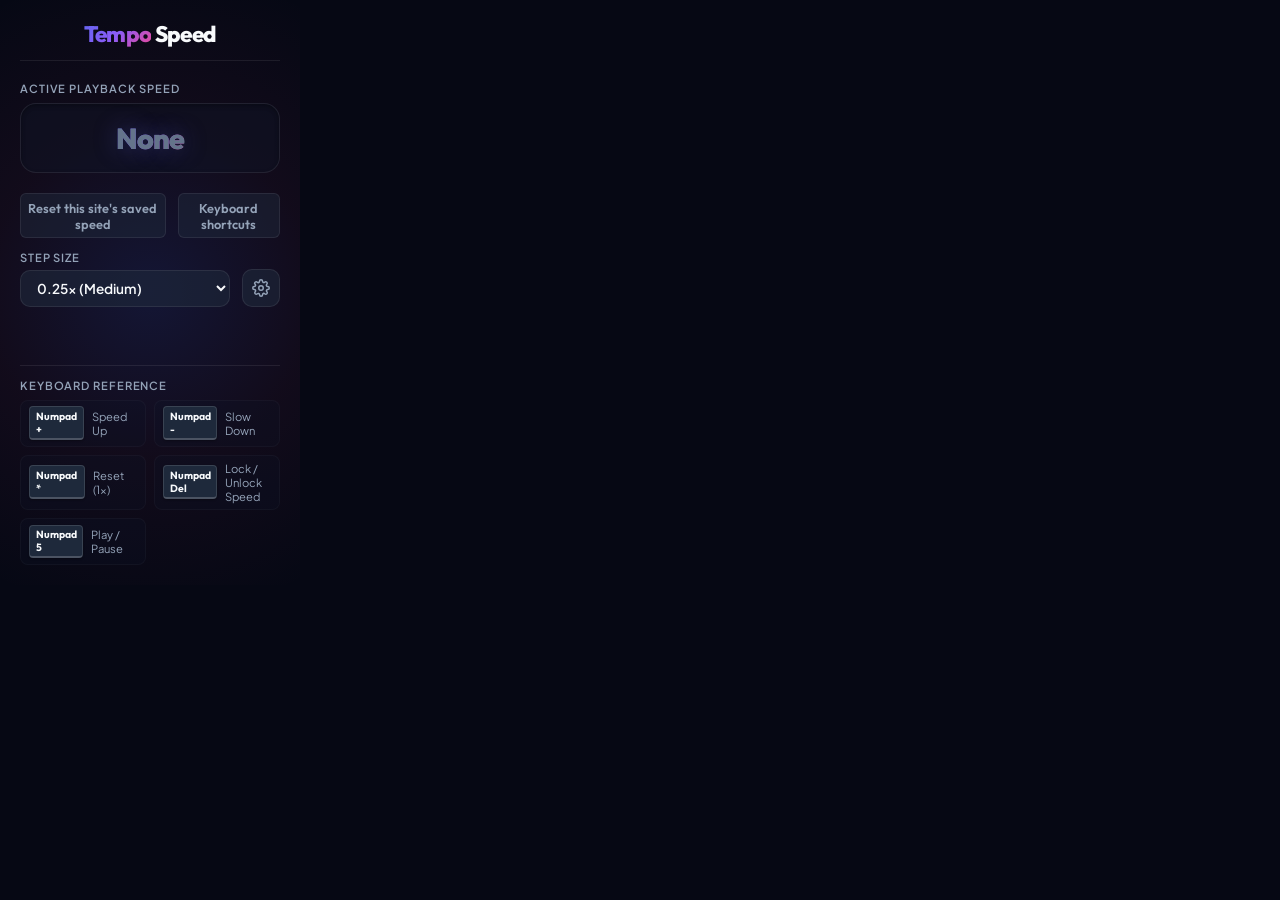
<file: V4/popup.html>
<!DOCTYPE html>
<html lang="en">
<head>
  <meta charset="UTF-8">
  <link href="https://fonts.googleapis.com/css2?family=Outfit:wght@300;400;500;600;700&family=Plus+Jakarta+Sans:wght@300;400;500;600;700&display=swap" rel="stylesheet">
  <link rel="stylesheet" href="popup.css">
</head>
<body>
  <div class="popup-container">
    <header class="popup-header">
      <h1 class="popup-title"><span class="gradient-text">Tempo</span> Speed</h1>
    </header>

    <!-- Speedometer Panel -->
    <main class="popup-content">
      <section class="speedometer-section">
        <span class="small-label">Active Playback Speed</span>
        <div class="speedometer-value-wrapper">
          <span class="speedometer-value" id="speedDisplay">1.00x</span>
        </div>
      </section>

      <!-- Settings & Controls -->
      <section class="settings-section">
        <div class="settings-action-row"><button id="resetSiteBtn" class="preset-btn">Reset this site's saved speed</button><button id="openSettingsBtn" class="preset-btn">Keyboard shortcuts</button></div>
        <div class="settings-action-row">
          <div class="select-wrapper">
            <label for="stepSelect" class="small-label">Step Size</label>
            <select id="stepSelect" class="dropdown-field">
              <option value="0.05">0.05x (Fine)</option>
              <option value="0.10">0.10x (Standard)</option>
              <option value="0.25" selected>0.25x (Medium)</option>
              <option value="0.50">0.50x (Coarse)</option>
            </select>
          </div>
          
          <button id="togglePresetsBtn" class="btn-icon-only" aria-label="Toggle Presets Panel" title="Toggle Speed Presets Panel">
            <svg class="settings-icon" viewBox="0 0 24 24" fill="none" stroke="currentColor" stroke-width="2">
              <circle cx="12" cy="12" r="3"/>
              <path d="M19.4 15a1.65 1.65 0 00.33 1.82l.06.06a2 2 0 11-2.83 2.83l-.06-.06a1.65 1.65 0 00-1.82-.33 1.65 1.65 0 00-1 1.51V21a2 2 0 01-4 0v-.09A1.65 1.65 0 009 19.4a1.65 1.65 0 00-1.82.33l-.06.06a2 2 0 11-2.83-2.83l.06-.06a1.65 1.65 0 00.33-1.82 1.65 1.65 0 00-1.51-1H3a2 2 0 010-4h.09A1.65 1.65 0 004.6 9a1.65 1.65 0 00-.33-1.82l-.06-.06a2 2 0 112.83-2.83l.06.06a1.65 1.65 0 001.82.33H9a1.65 1.65 0 001-1.51V3a2 2 0 014 0v.09a1.65 1.65 0 001 1.51 1.65 1.65 0 001.82-.33l.06-.06a2 2 0 112.83 2.83l-.06.06a1.65 1.65 0 00-.33 1.82V9a1.65 1.65 0 001.51 1H21a2 2 0 010 4h-.09a1.65 1.65 0 00-1.51 1z"/>
            </svg>
          </button>
        </div>

        <!-- Hidden Presets Panel (Collapsible) -->
        <div id="presetsPanel" class="presets-panel collapsible">
          <span class="small-label">Speed Presets</span>
          <div class="presets-grid">
            <button class="preset-btn" data-speed="0.25">0.25x</button>
            <button class="preset-btn" data-speed="0.5">0.50x</button>
            <button class="preset-btn" data-speed="1.0">1.00x</button>
            <button class="preset-btn" data-speed="1.25">1.25x</button>
            <button class="preset-btn" data-speed="1.5">1.50x</button>
            <button class="preset-btn" data-speed="2.0">2.00x</button>
            <button class="preset-btn" data-speed="3.0">3.00x</button>
          </div>
          <div class="select-wrapper display-mode-setting">
            <label for="displayModeSelect" class="small-label">On-Screen Display</label>
            <select id="displayModeSelect" class="dropdown-field">
              <option value="transparent">Always visible (transparent)</option>
              <option value="key-only">Show after numpad use</option>
            </select>
          </div>
        </div>
      </section>

      <!-- Key Guide -->
      <section class="guide-section">
        <span class="small-label">Keyboard Reference</span>
        <div class="guide-list">
          <div class="guide-item">
            <kbd class="key-cap">Numpad +</kbd>
            <span class="key-desc">Speed Up</span>
          </div>
          <div class="guide-item">
            <kbd class="key-cap">Numpad -</kbd>
            <span class="key-desc">Slow Down</span>
          </div>
          <div class="guide-item">
            <kbd class="key-cap">Numpad *</kbd>
            <span class="key-desc">Reset (1x)</span>
          </div>
          <div class="guide-item">
            <kbd class="key-cap">Numpad Del</kbd>
            <span class="key-desc">Lock / Unlock Speed</span>
          </div>
          <div class="guide-item">
            <kbd class="key-cap">Numpad 5</kbd>
            <span class="key-desc">Play / Pause</span>
          </div>
        </div>
      </section>
    </main>
  </div>
  <script src="popup.js"></script>
</body>
</html>
</file>
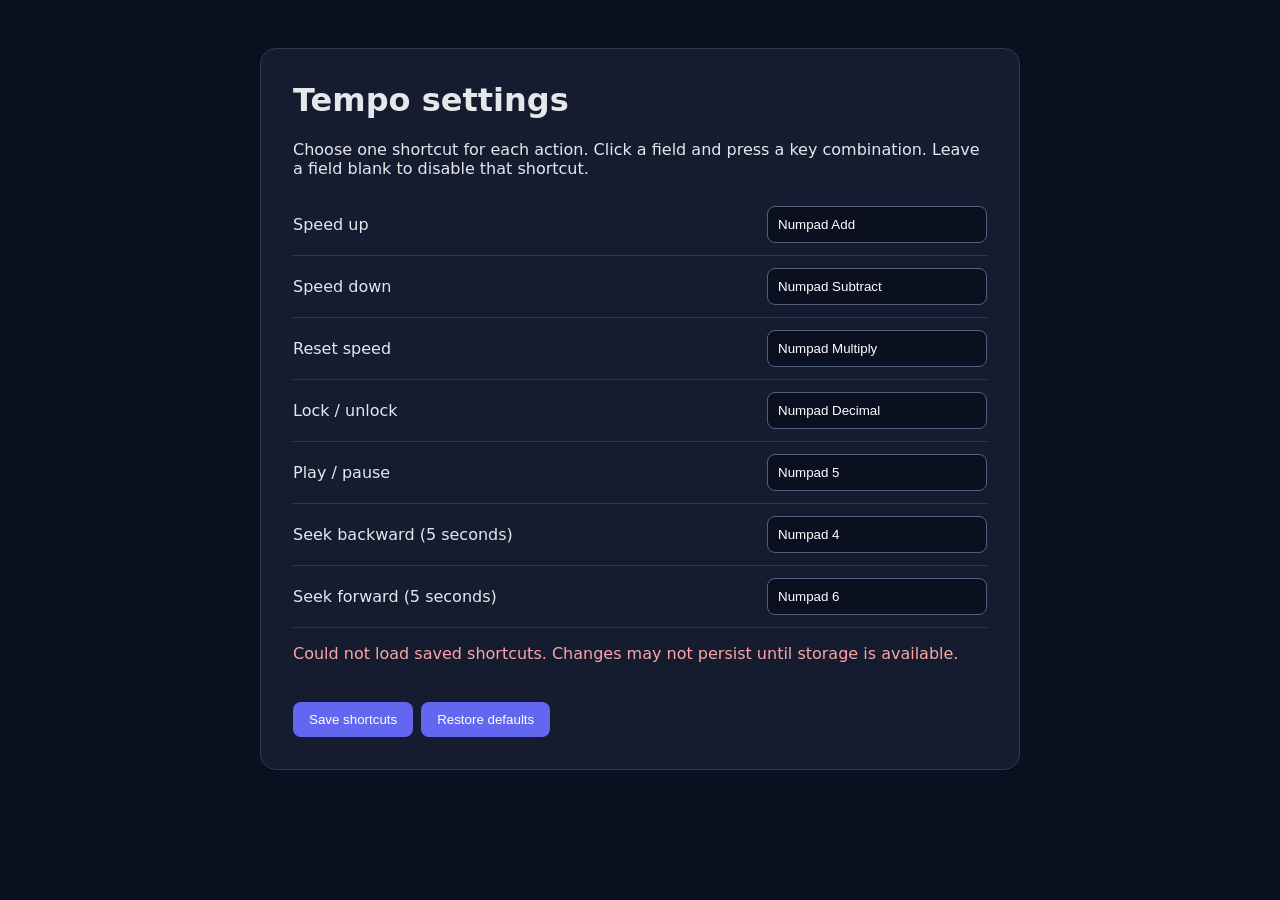
<file: V4/settings.html>
<!doctype html><html lang="en"><head><meta charset="utf-8"><meta name="viewport" content="width=device-width,initial-scale=1"><title>Tempo Settings</title><link rel="stylesheet" href="settings.css"></head><body><main><h1>Tempo settings</h1><p>Choose one shortcut for each action. Click a field and press a key combination. Leave a field blank to disable that shortcut.</p><div id="rows"></div><p id="message" role="status"></p><button id="save">Save shortcuts</button><button id="defaults">Restore defaults</button><script src="settings.js"></script></main></body></html>
</file>
<file: styles.css>
/* Modern Reset & Design System Tokens */
:root {
  --font-primary: 'Plus Jakarta Sans', -apple-system, BlinkMacSystemFont, "Segoe UI", Roboto, sans-serif;
  --font-accent: 'Outfit', sans-serif;
  
  /* Color Palette */
  --bg-base: #070913;
  --bg-surface: rgba(13, 17, 33, 0.55);
  --bg-surface-hover: rgba(22, 28, 54, 0.7);
  --bg-control: rgba(30, 41, 59, 0.7);
  
  --border-color: rgba(255, 255, 255, 0.08);
  --border-glow: rgba(99, 102, 241, 0.25);
  
  --text-primary: #f8fafc;
  --text-secondary: #94a3b8;
  --text-muted: #64748b;
  
  /* Accents */
  --color-indigo: #6366f1;
  --color-violet: #8b5cf6;
  --color-pink: #ec4899;
  --grad-primary: linear-gradient(135deg, var(--color-indigo) 0%, var(--color-violet) 50%, var(--color-pink) 100%);
  --grad-glow: radial-gradient(circle, rgba(99, 102, 241, 0.15) 0%, rgba(236, 72, 153, 0.05) 50%, transparent 100%);
  
  /* Transitions */
  --transition-fast: 0.15s cubic-bezier(0.16, 1, 0.3, 1);
  --transition-normal: 0.3s cubic-bezier(0.16, 1, 0.3, 1);
  --transition-slow: 0.5s cubic-bezier(0.16, 1, 0.3, 1);
  
  --shadow-lg: 0 10px 30px -10px rgba(0, 0, 0, 0.7);
  --shadow-glow: 0 0 25px rgba(99, 102, 241, 0.2);
}

* {
  box-sizing: border-box;
  margin: 0;
  padding: 0;
}

body {
  font-family: var(--font-primary);
  background-color: var(--bg-base);
  color: var(--text-primary);
  min-height: 100vh;
  display: flex;
  flex-direction: column;
  align-items: center;
  justify-content: flex-start;
  padding: 2rem 1.5rem;
  overflow-x: hidden;
  position: relative;
}

/* Background Glowing Orbs */
.background-decorations {
  position: fixed;
  top: 0;
  left: 0;
  width: 100vw;
  height: 100vh;
  z-index: -1;
  overflow: hidden;
  pointer-events: none;
}

.glow-orb {
  position: absolute;
  border-radius: 50%;
  filter: blur(120px);
  opacity: 0.4;
}

.orb-1 {
  top: -10%;
  left: 15%;
  width: 500px;
  height: 500px;
  background: radial-gradient(circle, var(--color-indigo) 0%, transparent 70%);
}

.orb-2 {
  bottom: 10%;
  right: 10%;
  width: 600px;
  height: 600px;
  background: radial-gradient(circle, var(--color-pink) 0%, transparent 70%);
}

/* Typography Utilities */
.gradient-text {
  background: var(--grad-primary);
  -webkit-background-clip: text;
  -webkit-text-fill-color: transparent;
  background-clip: text;
}

/* Layout App Container */
.app-container {
  width: 100%;
  max-width: 960px;
  display: flex;
  flex-direction: column;
  gap: 2rem;
  z-index: 1;
}

/* Header */
.app-header {
  text-align: center;
  margin-bottom: 0.5rem;
}

.app-title {
  font-family: var(--font-accent);
  font-size: 3rem;
  font-weight: 800;
  letter-spacing: -0.04em;
  margin-bottom: 0.25rem;
}

.app-subtitle {
  font-size: 1rem;
  color: var(--text-secondary);
  font-weight: 400;
  letter-spacing: 0.05em;
  text-transform: uppercase;
}

/* Glassmorphism Panel Base */
.glass-panel {
  background: var(--bg-surface);
  border: 1px solid var(--border-color);
  backdrop-filter: blur(20px);
  -webkit-backdrop-filter: blur(20px);
  border-radius: 24px;
  padding: 2.25rem;
  box-shadow: var(--shadow-lg);
  transition: border-color var(--transition-normal), box-shadow var(--transition-normal);
}

.glass-panel:hover {
  border-color: rgba(255, 255, 255, 0.12);
  box-shadow: var(--shadow-lg), 0 0 30px rgba(99, 102, 241, 0.05);
}

/* Video Loader Panel */
.source-panel {
  display: flex;
  flex-direction: column;
  gap: 1.5rem;
}

.drop-zone {
  border: 2px dashed rgba(255, 255, 255, 0.15);
  border-radius: 16px;
  padding: 3rem 1.5rem;
  display: flex;
  flex-direction: column;
  align-items: center;
  justify-content: center;
  gap: 1rem;
  cursor: pointer;
  transition: border-color var(--transition-normal), background-color var(--transition-normal);
}

.drop-zone:hover, .drop-zone.dragover {
  border-color: var(--color-indigo);
  background-color: rgba(99, 102, 241, 0.05);
}

.upload-icon {
  width: 48px;
  height: 48px;
  color: var(--text-secondary);
  transition: color var(--transition-normal), transform var(--transition-normal);
}

.drop-zone:hover .upload-icon {
  color: var(--color-indigo);
  transform: translateY(-4px);
}

.drop-text {
  color: var(--text-secondary);
  font-size: 0.95rem;
}

.divider {
  display: flex;
  align-items: center;
  text-align: center;
  color: var(--text-muted);
  font-size: 0.8rem;
  font-weight: 600;
  letter-spacing: 0.1em;
}

.divider::before, .divider::after {
  content: '';
  flex: 1;
  border-bottom: 1px solid var(--border-color);
}

.divider span {
  padding: 0 1rem;
}

.url-input-container {
  display: flex;
  gap: 0.75rem;
}

.input-field {
  flex: 1;
  background-color: rgba(15, 23, 42, 0.6);
  border: 1px solid var(--border-color);
  border-radius: 12px;
  padding: 0.75rem 1rem;
  color: var(--text-primary);
  font-family: var(--font-primary);
  font-size: 0.95rem;
  transition: border-color var(--transition-fast), box-shadow var(--transition-fast);
}

.input-field:focus {
  outline: none;
  border-color: var(--color-indigo);
  box-shadow: 0 0 0 2px rgba(99, 102, 241, 0.2);
}

/* Buttons */
.btn {
  font-family: var(--font-primary);
  font-weight: 600;
  font-size: 0.9rem;
  padding: 0.75rem 1.5rem;
  border-radius: 12px;
  border: none;
  cursor: pointer;
  display: inline-flex;
  align-items: center;
  justify-content: center;
  gap: 0.5rem;
  transition: transform var(--transition-fast), filter var(--transition-fast), box-shadow var(--transition-fast);
}

.btn:active {
  transform: scale(0.97);
}

.btn-primary {
  background: var(--grad-primary);
  color: #fff;
  box-shadow: 0 4px 15px rgba(99, 102, 241, 0.3);
}

.btn-primary:hover {
  filter: brightness(1.1);
  box-shadow: 0 4px 20px rgba(99, 102, 241, 0.45), var(--shadow-glow);
}

.btn-secondary {
  background-color: var(--bg-control);
  color: var(--text-primary);
  border: 1px solid var(--border-color);
}

.btn-secondary:hover {
  background-color: rgba(255, 255, 255, 0.08);
  border-color: rgba(255, 255, 255, 0.2);
}

.btn-icon-only {
  background: var(--bg-control);
  border: 1px solid var(--border-color);
  color: var(--text-secondary);
  width: 44px;
  height: 44px;
  border-radius: 12px;
  cursor: pointer;
  display: flex;
  align-items: center;
  justify-content: center;
  transition: all var(--transition-fast);
}

.btn-icon-only:hover {
  color: var(--text-primary);
  border-color: var(--color-indigo);
  background-color: rgba(99, 102, 241, 0.1);
  box-shadow: var(--shadow-glow);
}

.settings-icon {
  width: 20px;
  height: 20px;
  transition: transform 0.6s ease;
}

.btn-icon-only:hover .settings-icon {
  transform: rotate(45deg);
}

/* Custom Video Player Container */
.player-section {
  display: flex;
  flex-direction: column;
  gap: 1.5rem;
  padding: 1.5rem;
}

.video-wrapper {
  position: relative;
  width: 100%;
  border-radius: 16px;
  background-color: #000;
  overflow: hidden;
  aspect-ratio: 16/9;
  box-shadow: 0 20px 40px rgba(0, 0, 0, 0.6);
  border: 1px solid rgba(255, 255, 255, 0.05);
}

.video-wrapper video {
  width: 100%;
  height: 100%;
  object-fit: contain;
  display: block;
}

/* Custom Video Controls overlay */
.custom-controls {
  position: absolute;
  bottom: 0;
  left: 0;
  right: 0;
  background: linear-gradient(to top, rgba(3, 7, 18, 0.95) 0%, rgba(3, 7, 18, 0.6) 60%, transparent 100%);
  padding: 2rem 1.25rem 1rem 1.25rem;
  display: flex;
  flex-direction: column;
  gap: 0.75rem;
  z-index: 10;
  opacity: 0;
  transform: translateY(10px);
  transition: opacity var(--transition-normal), transform var(--transition-normal);
  pointer-events: none;
}

.video-wrapper:hover .custom-controls,
.video-wrapper:focus-within .custom-controls,
.video-wrapper.controls-active .custom-controls {
  opacity: 1;
  transform: translateY(0);
  pointer-events: auto;
}

/* Progress bar system */
.progress-bar-container {
  height: 14px;
  display: flex;
  align-items: center;
  cursor: pointer;
  position: relative;
}

.progress-bar {
  height: 5px;
  width: 100%;
  background-color: rgba(255, 255, 255, 0.2);
  border-radius: 3px;
  position: relative;
  transition: height var(--transition-fast);
}

.progress-bar-container:hover .progress-bar {
  height: 8px;
}

.progress-filled {
  height: 100%;
  background: var(--grad-primary);
  width: 0%;
  border-radius: 3px;
  position: relative;
}

.progress-handle {
  width: 14px;
  height: 14px;
  border-radius: 50%;
  background-color: #fff;
  position: absolute;
  top: 50%;
  right: -7px;
  transform: translateY(-50%) scale(0);
  box-shadow: 0 0 10px rgba(0,0,0,0.5);
  transition: transform var(--transition-fast);
  pointer-events: none;
}

.progress-bar-container:hover .progress-handle {
  transform: translateY(-50%) scale(1);
}

.progress-bar-hover-indicator {
  position: absolute;
  top: -24px;
  background-color: rgba(15, 23, 42, 0.95);
  border: 1px solid rgba(255, 255, 255, 0.1);
  padding: 2px 6px;
  border-radius: 4px;
  font-size: 0.75rem;
  color: var(--text-primary);
  pointer-events: none;
  transform: translateX(-50%);
  display: none;
}

.progress-bar-container:hover .progress-bar-hover-indicator {
  display: block;
}

/* Controls row */
.controls-row {
  display: flex;
  align-items: center;
  justify-content: space-between;
}

.controls-left, .controls-right {
  display: flex;
  align-items: center;
  gap: 0.75rem;
}

.control-btn {
  background: transparent;
  border: none;
  color: var(--text-secondary);
  cursor: pointer;
  padding: 0.25rem;
  border-radius: 8px;
  display: flex;
  align-items: center;
  justify-content: center;
  transition: color var(--transition-fast), transform var(--transition-fast);
}

.control-btn:hover {
  color: var(--text-primary);
  transform: scale(1.1);
}

.control-icon {
  width: 22px;
  height: 22px;
}

/* Volume Slider */
.volume-slider-container {
  display: flex;
  align-items: center;
  width: 0;
  overflow: hidden;
  transition: width var(--transition-normal);
}

.controls-left:hover .volume-slider-container,
.volume-slider-container:focus-within {
  width: 80px;
}

.volume-slider {
  width: 70px;
  height: 4px;
  -webkit-appearance: none;
  background: rgba(255, 255, 255, 0.2);
  border-radius: 2px;
  outline: none;
  cursor: pointer;
}

.volume-slider::-webkit-slider-thumb {
  -webkit-appearance: none;
  width: 10px;
  height: 10px;
  border-radius: 50%;
  background: #fff;
  cursor: pointer;
}

.time-display {
  font-size: 0.85rem;
  color: var(--text-secondary);
  font-family: var(--font-accent);
  margin-left: 0.5rem;
}

/* Speed HUD Overlay */
.speed-hud {
  position: absolute;
  top: 50%;
  left: 50%;
  transform: translate(-50%, -50%) scale(0.9);
  background: rgba(7, 9, 19, 0.8);
  border: 1px solid rgba(255, 255, 255, 0.1);
  padding: 1rem 2rem;
  border-radius: 50px;
  backdrop-filter: blur(10px);
  -webkit-backdrop-filter: blur(10px);
  z-index: 15;
  pointer-events: none;
  box-shadow: 0 0 30px rgba(0,0,0,0.8), var(--shadow-glow);
  display: flex;
  align-items: center;
  justify-content: center;
  transition: opacity var(--transition-normal), transform var(--transition-normal);
}

.speed-hud-value {
  font-family: var(--font-accent);
  font-size: 2rem;
  font-weight: 700;
  color: #fff;
  text-shadow: 0 0 10px rgba(99, 102, 241, 0.5);
  letter-spacing: -0.02em;
}

.speed-hud.flash-animate {
  opacity: 1 !important;
  transform: translate(-50%, -50%) scale(1.1);
}

/* Dashboard Controls Grid */
.player-dashboard {
  display: grid;
  grid-template-columns: 1fr 1fr;
  gap: 1.5rem;
  align-items: flex-start;
  margin-top: 0.5rem;
}

@media (max-width: 680px) {
  .player-dashboard {
    grid-template-columns: 1fr;
  }
}

.dashboard-left {
  display: flex;
  flex-direction: column;
}

.speedometer-container {
  display: flex;
  flex-direction: column;
  gap: 0.5rem;
}

.speedometer-label {
  font-size: 0.8rem;
  font-weight: 600;
  text-transform: uppercase;
  letter-spacing: 0.05em;
  color: var(--text-secondary);
}

.speedometer-value-wrapper {
  background: rgba(15, 23, 42, 0.4);
  border: 1px solid var(--border-color);
  border-radius: 16px;
  padding: 1.5rem;
  display: flex;
  align-items: center;
  justify-content: center;
  position: relative;
  overflow: hidden;
}

.speedometer-value-wrapper::before {
  content: '';
  position: absolute;
  top: 0;
  left: 0;
  width: 100%;
  height: 100%;
  background: var(--grad-glow);
  pointer-events: none;
}

.speedometer-value {
  font-family: var(--font-accent);
  font-size: 3.5rem;
  font-weight: 800;
  letter-spacing: -0.04em;
  color: transparent;
  background: var(--grad-primary);
  -webkit-background-clip: text;
  background-clip: text;
  text-shadow: 0 0 30px rgba(99, 102, 241, 0.3);
}

.dashboard-right {
  display: flex;
  flex-direction: column;
  gap: 1rem;
}

.settings-action-row {
  display: flex;
  align-items: flex-end;
  justify-content: space-between;
  gap: 1rem;
}

.select-wrapper {
  display: flex;
  flex-direction: column;
  gap: 0.5rem;
  flex-grow: 1;
}

.small-label {
  font-size: 0.75rem;
  font-weight: 600;
  text-transform: uppercase;
  letter-spacing: 0.05em;
  color: var(--text-secondary);
}

.dropdown-field {
  background-color: var(--bg-control);
  border: 1px solid var(--border-color);
  border-radius: 12px;
  padding: 0.75rem 1rem;
  color: var(--text-primary);
  font-family: var(--font-primary);
  font-weight: 600;
  outline: none;
  cursor: pointer;
  width: 100%;
  transition: all var(--transition-fast);
}

.dropdown-field:focus {
  border-color: var(--color-indigo);
  box-shadow: var(--shadow-glow);
}

/* Preset Panel Collapsible UI */
.collapsible {
  max-height: 0;
  overflow: hidden;
  opacity: 0;
  transition: max-height var(--transition-normal), opacity var(--transition-normal), margin-top var(--transition-normal);
}

.collapsible.show {
  max-height: 200px;
  opacity: 1;
  margin-top: 0.5rem;
}

.presets-panel {
  display: flex;
  flex-direction: column;
  gap: 0.5rem;
  background-color: rgba(15, 23, 42, 0.4);
  border: 1px solid var(--border-color);
  border-radius: 16px;
  padding: 1rem;
}

.presets-grid {
  display: grid;
  grid-template-columns: repeat(4, 1fr);
  gap: 0.5rem;
}

.preset-btn {
  background-color: rgba(30, 41, 59, 0.5);
  border: 1px solid var(--border-color);
  color: var(--text-secondary);
  font-family: var(--font-accent);
  font-weight: 600;
  font-size: 0.85rem;
  padding: 0.5rem 0.25rem;
  border-radius: 8px;
  cursor: pointer;
  transition: all var(--transition-fast);
}

.preset-btn:hover {
  background-color: var(--color-indigo);
  border-color: var(--color-indigo);
  color: #fff;
  transform: translateY(-2px);
  box-shadow: 0 4px 10px rgba(99, 102, 241, 0.3);
}

.preset-btn.active {
  background: var(--grad-primary);
  border-color: transparent;
  color: #fff;
  box-shadow: var(--shadow-glow);
}

/* Guide Section styling */
.guide-section {
  display: flex;
  flex-direction: column;
  gap: 1.5rem;
}

.section-title {
  font-family: var(--font-accent);
  font-size: 1.25rem;
  font-weight: 700;
  letter-spacing: -0.01em;
}

.guide-grid {
  display: grid;
  grid-template-columns: repeat(auto-fit, minmax(170px, 1fr));
  gap: 1rem;
}

.guide-card {
  background: rgba(15, 23, 42, 0.3);
  border: 1px solid rgba(255, 255, 255, 0.04);
  border-radius: 16px;
  padding: 1.25rem;
  display: flex;
  flex-direction: column;
  gap: 0.75rem;
  transition: all var(--transition-normal);
}

.guide-card:hover {
  background: rgba(15, 23, 42, 0.5);
  border-color: rgba(99, 102, 241, 0.2);
  transform: translateY(-4px);
}

.key-indicator {
  display: flex;
  flex-wrap: wrap;
  align-items: center;
  gap: 0.35rem;
  font-size: 0.8rem;
  font-weight: 700;
  color: var(--text-primary);
}

.key-cap {
  background-color: #1e293b;
  border: 1px solid rgba(255,255,255,0.15);
  border-bottom: 3px solid rgba(255,255,255,0.25);
  border-radius: 6px;
  padding: 0.25rem 0.5rem;
  font-family: var(--font-accent);
  font-size: 0.75rem;
  box-shadow: 0 2px 4px rgba(0,0,0,0.3);
}

.key-desc {
  font-size: 0.8rem;
  color: var(--text-secondary);
  line-height: 1.4;
}

/* Footer styling */
.app-footer {
  text-align: center;
  margin-top: auto;
  padding-top: 3rem;
  color: var(--text-muted);
  font-size: 0.8rem;
}

/* Utility visibility classes */
.hidden {
  display: none !important;
}
</file>
<file: V3/styles.css>
/* Modern Reset & Design System Tokens */
:root {
  --font-primary: 'Plus Jakarta Sans', -apple-system, BlinkMacSystemFont, "Segoe UI", Roboto, sans-serif;
  --font-accent: 'Outfit', sans-serif;
  
  /* Color Palette */
  --bg-base: #070913;
  --bg-surface: rgba(13, 17, 33, 0.55);
  --bg-surface-hover: rgba(22, 28, 54, 0.7);
  --bg-control: rgba(30, 41, 59, 0.7);
  
  --border-color: rgba(255, 255, 255, 0.08);
  --border-glow: rgba(99, 102, 241, 0.25);
  
  --text-primary: #f8fafc;
  --text-secondary: #94a3b8;
  --text-muted: #64748b;
  
  /* Accents */
  --color-indigo: #6366f1;
  --color-violet: #8b5cf6;
  --color-pink: #ec4899;
  --grad-primary: linear-gradient(135deg, var(--color-indigo) 0%, var(--color-violet) 50%, var(--color-pink) 100%);
  --grad-glow: radial-gradient(circle, rgba(99, 102, 241, 0.15) 0%, rgba(236, 72, 153, 0.05) 50%, transparent 100%);
  
  /* Transitions */
  --transition-fast: 0.15s cubic-bezier(0.16, 1, 0.3, 1);
  --transition-normal: 0.3s cubic-bezier(0.16, 1, 0.3, 1);
  --transition-slow: 0.5s cubic-bezier(0.16, 1, 0.3, 1);
  
  --shadow-lg: 0 10px 30px -10px rgba(0, 0, 0, 0.7);
  --shadow-glow: 0 0 25px rgba(99, 102, 241, 0.2);
}

* {
  box-sizing: border-box;
  margin: 0;
  padding: 0;
}

body {
  font-family: var(--font-primary);
  background-color: var(--bg-base);
  color: var(--text-primary);
  min-height: 100vh;
  display: flex;
  flex-direction: column;
  align-items: center;
  justify-content: flex-start;
  padding: 2rem 1.5rem;
  overflow-x: hidden;
  position: relative;
}

/* Background Glowing Orbs */
.background-decorations {
  position: fixed;
  top: 0;
  left: 0;
  width: 100vw;
  height: 100vh;
  z-index: -1;
  overflow: hidden;
  pointer-events: none;
}

.glow-orb {
  position: absolute;
  border-radius: 50%;
  filter: blur(120px);
  opacity: 0.4;
}

.orb-1 {
  top: -10%;
  left: 15%;
  width: 500px;
  height: 500px;
  background: radial-gradient(circle, var(--color-indigo) 0%, transparent 70%);
}

.orb-2 {
  bottom: 10%;
  right: 10%;
  width: 600px;
  height: 600px;
  background: radial-gradient(circle, var(--color-pink) 0%, transparent 70%);
}

/* Typography Utilities */
.gradient-text {
  background: var(--grad-primary);
  -webkit-background-clip: text;
  -webkit-text-fill-color: transparent;
  background-clip: text;
}

/* Layout App Container */
.app-container {
  width: 100%;
  max-width: 960px;
  display: flex;
  flex-direction: column;
  gap: 2rem;
  z-index: 1;
}

/* Header */
.app-header {
  text-align: center;
  margin-bottom: 0.5rem;
}

.app-title {
  font-family: var(--font-accent);
  font-size: 3rem;
  font-weight: 800;
  letter-spacing: -0.04em;
  margin-bottom: 0.25rem;
}

.app-subtitle {
  font-size: 1rem;
  color: var(--text-secondary);
  font-weight: 400;
  letter-spacing: 0.05em;
  text-transform: uppercase;
}

/* Glassmorphism Panel Base */
.glass-panel {
  background: var(--bg-surface);
  border: 1px solid var(--border-color);
  backdrop-filter: blur(20px);
  -webkit-backdrop-filter: blur(20px);
  border-radius: 24px;
  padding: 2.25rem;
  box-shadow: var(--shadow-lg);
  transition: border-color var(--transition-normal), box-shadow var(--transition-normal);
}

.glass-panel:hover {
  border-color: rgba(255, 255, 255, 0.12);
  box-shadow: var(--shadow-lg), 0 0 30px rgba(99, 102, 241, 0.05);
}

/* Video Loader Panel */
.source-panel {
  display: flex;
  flex-direction: column;
  gap: 1.5rem;
}

.drop-zone {
  border: 2px dashed rgba(255, 255, 255, 0.15);
  border-radius: 16px;
  padding: 3rem 1.5rem;
  display: flex;
  flex-direction: column;
  align-items: center;
  justify-content: center;
  gap: 1rem;
  cursor: pointer;
  transition: border-color var(--transition-normal), background-color var(--transition-normal);
}

.drop-zone:hover, .drop-zone.dragover {
  border-color: var(--color-indigo);
  background-color: rgba(99, 102, 241, 0.05);
}

.upload-icon {
  width: 48px;
  height: 48px;
  color: var(--text-secondary);
  transition: color var(--transition-normal), transform var(--transition-normal);
}

.drop-zone:hover .upload-icon {
  color: var(--color-indigo);
  transform: translateY(-4px);
}

.drop-text {
  color: var(--text-secondary);
  font-size: 0.95rem;
}

.divider {
  display: flex;
  align-items: center;
  text-align: center;
  color: var(--text-muted);
  font-size: 0.8rem;
  font-weight: 600;
  letter-spacing: 0.1em;
}

.divider::before, .divider::after {
  content: '';
  flex: 1;
  border-bottom: 1px solid var(--border-color);
}

.divider span {
  padding: 0 1rem;
}

.url-input-container {
  display: flex;
  gap: 0.75rem;
}

.input-field {
  flex: 1;
  background-color: rgba(15, 23, 42, 0.6);
  border: 1px solid var(--border-color);
  border-radius: 12px;
  padding: 0.75rem 1rem;
  color: var(--text-primary);
  font-family: var(--font-primary);
  font-size: 0.95rem;
  transition: border-color var(--transition-fast), box-shadow var(--transition-fast);
}

.input-field:focus {
  outline: none;
  border-color: var(--color-indigo);
  box-shadow: 0 0 0 2px rgba(99, 102, 241, 0.2);
}

/* Buttons */
.btn {
  font-family: var(--font-primary);
  font-weight: 600;
  font-size: 0.9rem;
  padding: 0.75rem 1.5rem;
  border-radius: 12px;
  border: none;
  cursor: pointer;
  display: inline-flex;
  align-items: center;
  justify-content: center;
  gap: 0.5rem;
  transition: transform var(--transition-fast), filter var(--transition-fast), box-shadow var(--transition-fast);
}

.btn:active {
  transform: scale(0.97);
}

.btn-primary {
  background: var(--grad-primary);
  color: #fff;
  box-shadow: 0 4px 15px rgba(99, 102, 241, 0.3);
}

.btn-primary:hover {
  filter: brightness(1.1);
  box-shadow: 0 4px 20px rgba(99, 102, 241, 0.45), var(--shadow-glow);
}

.btn-secondary {
  background-color: var(--bg-control);
  color: var(--text-primary);
  border: 1px solid var(--border-color);
}

.btn-secondary:hover {
  background-color: rgba(255, 255, 255, 0.08);
  border-color: rgba(255, 255, 255, 0.2);
}

.btn-icon-only {
  background: var(--bg-control);
  border: 1px solid var(--border-color);
  color: var(--text-secondary);
  width: 44px;
  height: 44px;
  border-radius: 12px;
  cursor: pointer;
  display: flex;
  align-items: center;
  justify-content: center;
  transition: all var(--transition-fast);
}

.btn-icon-only:hover {
  color: var(--text-primary);
  border-color: var(--color-indigo);
  background-color: rgba(99, 102, 241, 0.1);
  box-shadow: var(--shadow-glow);
}

.settings-icon {
  width: 20px;
  height: 20px;
  transition: transform 0.6s ease;
}

.btn-icon-only:hover .settings-icon {
  transform: rotate(45deg);
}

/* Custom Video Player Container */
.player-section {
  display: flex;
  flex-direction: column;
  gap: 1.5rem;
  padding: 1.5rem;
}

.video-wrapper {
  position: relative;
  width: 100%;
  border-radius: 16px;
  background-color: #000;
  overflow: hidden;
  aspect-ratio: 16/9;
  box-shadow: 0 20px 40px rgba(0, 0, 0, 0.6);
  border: 1px solid rgba(255, 255, 255, 0.05);
}

.video-wrapper video {
  width: 100%;
  height: 100%;
  object-fit: contain;
  display: block;
}

/* Custom Video Controls overlay */
.custom-controls {
  position: absolute;
  bottom: 0;
  left: 0;
  right: 0;
  background: linear-gradient(to top, rgba(3, 7, 18, 0.95) 0%, rgba(3, 7, 18, 0.6) 60%, transparent 100%);
  padding: 2rem 1.25rem 1rem 1.25rem;
  display: flex;
  flex-direction: column;
  gap: 0.75rem;
  z-index: 10;
  opacity: 0;
  transform: translateY(10px);
  transition: opacity var(--transition-normal), transform var(--transition-normal);
  pointer-events: none;
}

.video-wrapper:hover .custom-controls,
.video-wrapper:focus-within .custom-controls,
.video-wrapper.controls-active .custom-controls {
  opacity: 1;
  transform: translateY(0);
  pointer-events: auto;
}

/* Progress bar system */
.progress-bar-container {
  height: 14px;
  display: flex;
  align-items: center;
  cursor: pointer;
  position: relative;
}

.progress-bar {
  height: 5px;
  width: 100%;
  background-color: rgba(255, 255, 255, 0.2);
  border-radius: 3px;
  position: relative;
  transition: height var(--transition-fast);
}

.progress-bar-container:hover .progress-bar {
  height: 8px;
}

.progress-filled {
  height: 100%;
  background: var(--grad-primary);
  width: 0%;
  border-radius: 3px;
  position: relative;
}

.progress-handle {
  width: 14px;
  height: 14px;
  border-radius: 50%;
  background-color: #fff;
  position: absolute;
  top: 50%;
  right: -7px;
  transform: translateY(-50%) scale(0);
  box-shadow: 0 0 10px rgba(0,0,0,0.5);
  transition: transform var(--transition-fast);
  pointer-events: none;
}

.progress-bar-container:hover .progress-handle {
  transform: translateY(-50%) scale(1);
}

.progress-bar-hover-indicator {
  position: absolute;
  top: -24px;
  background-color: rgba(15, 23, 42, 0.95);
  border: 1px solid rgba(255, 255, 255, 0.1);
  padding: 2px 6px;
  border-radius: 4px;
  font-size: 0.75rem;
  color: var(--text-primary);
  pointer-events: none;
  transform: translateX(-50%);
  display: none;
}

.progress-bar-container:hover .progress-bar-hover-indicator {
  display: block;
}

/* Controls row */
.controls-row {
  display: flex;
  align-items: center;
  justify-content: space-between;
}

.controls-left, .controls-right {
  display: flex;
  align-items: center;
  gap: 0.75rem;
}

.control-btn {
  background: transparent;
  border: none;
  color: var(--text-secondary);
  cursor: pointer;
  padding: 0.25rem;
  border-radius: 8px;
  display: flex;
  align-items: center;
  justify-content: center;
  transition: color var(--transition-fast), transform var(--transition-fast);
}

.control-btn:hover {
  color: var(--text-primary);
  transform: scale(1.1);
}

.control-icon {
  width: 22px;
  height: 22px;
}

/* Volume Slider */
.volume-slider-container {
  display: flex;
  align-items: center;
  width: 0;
  overflow: hidden;
  transition: width var(--transition-normal);
}

.controls-left:hover .volume-slider-container,
.volume-slider-container:focus-within {
  width: 80px;
}

.volume-slider {
  width: 70px;
  height: 4px;
  -webkit-appearance: none;
  background: rgba(255, 255, 255, 0.2);
  border-radius: 2px;
  outline: none;
  cursor: pointer;
}

.volume-slider::-webkit-slider-thumb {
  -webkit-appearance: none;
  width: 10px;
  height: 10px;
  border-radius: 50%;
  background: #fff;
  cursor: pointer;
}

.time-display {
  font-size: 0.85rem;
  color: var(--text-secondary);
  font-family: var(--font-accent);
  margin-left: 0.5rem;
}

/* Speed HUD Overlay */
.speed-hud {
  position: absolute;
  top: 50%;
  left: 50%;
  transform: translate(-50%, -50%) scale(0.9);
  background: rgba(7, 9, 19, 0.8);
  border: 1px solid rgba(255, 255, 255, 0.1);
  padding: 1rem 2rem;
  border-radius: 50px;
  backdrop-filter: blur(10px);
  -webkit-backdrop-filter: blur(10px);
  z-index: 15;
  pointer-events: none;
  box-shadow: 0 0 30px rgba(0,0,0,0.8), var(--shadow-glow);
  display: flex;
  align-items: center;
  justify-content: center;
  transition: opacity var(--transition-normal), transform var(--transition-normal);
}

.speed-hud-value {
  font-family: var(--font-accent);
  font-size: 2rem;
  font-weight: 700;
  color: #fff;
  text-shadow: 0 0 10px rgba(99, 102, 241, 0.5);
  letter-spacing: -0.02em;
}

.speed-hud.flash-animate {
  opacity: 1 !important;
  transform: translate(-50%, -50%) scale(1.1);
}

/* Video Speed Badge (Top Right Overlay) */
.video-speed-badge {
  position: absolute;
  top: 12px;
  right: 12px;
  z-index: 15;
  font-family: var(--font-accent);
  background: rgba(15, 23, 42, 0.75);
  border: 1px solid rgba(255, 255, 255, 0.15);
  color: #fff;
  padding: 4px 6px;
  border-radius: 20px;
  backdrop-filter: blur(8px);
  -webkit-backdrop-filter: blur(8px);
  font-weight: 600;
  font-size: 11px;
  line-height: 1.2;
  box-shadow: 0 4px 12px rgba(0, 0, 0, 0.3);
  opacity: 0.3;
  transform: scale(0.95);
  transition: opacity 0.3s ease, transform 0.2s cubic-bezier(0.175, 0.885, 0.32, 1.275), background-color 0.3s ease, border-color 0.3s ease;
  display: inline-flex;
  align-items: center;
  justify-content: center;
  white-space: nowrap;
  pointer-events: auto;
}

.video-speed-badge .badge-btn {
  background: rgba(30, 41, 59, 0.7) !important;
  border: 1px solid rgba(255, 255, 255, 0.12) !important;
  border-bottom: 2px solid rgba(255, 255, 255, 0.2) !important;
  border-radius: 4px !important;
  color: #ffffff !important;
  width: 20px !important;
  height: 20px !important;
  display: inline-flex !important;
  align-items: center !important;
  justify-content: center !important;
  cursor: pointer !important;
  margin: 0 4px !important;
  padding: 0 !important;
  transition: all 0.15s ease !important;
  outline: none !important;
}

.video-speed-badge .badge-btn:hover {
  background: rgba(99, 102, 241, 0.9) !important;
  border-color: rgba(255, 255, 255, 0.4) !important;
  transform: translateY(-1px) !important;
  box-shadow: 0 0 8px rgba(99, 102, 241, 0.4) !important;
}

.video-speed-badge .badge-btn:active {
  transform: translateY(1px) !important;
  border-bottom-width: 1px !important;
}

.video-speed-badge .badge-btn svg {
  width: 12px !important;
  height: 12px !important;
  stroke: currentColor !important;
  display: block;
}

.video-speed-badge .lock-btn {
  margin-left: 4px;
}

.video-speed-badge .lock-btn.locked {
  color: #a5b4fc;
  background: rgba(99, 102, 241, 0.9);
  border-color: rgba(255, 255, 255, 0.4);
}

.video-speed-badge .badge-text {
  font-size: 11px !important;
  font-weight: 700 !important;
  padding: 0 4px !important;
  min-width: 38px !important;
  text-align: center !important;
  cursor: pointer !important;
  transition: color 0.2s ease !important;
}

.video-speed-badge .badge-text:hover {
  color: #6366f1 !important;
  text-shadow: 0 0 6px rgba(99, 102, 241, 0.4) !important;
}

.video-speed-badge.active-speed {
  opacity: 0.35;
  background: rgba(15, 23, 42, 0.6);
  border-color: rgba(99, 102, 241, 0.3);
  pointer-events: auto;
}

.video-wrapper:hover .video-speed-badge {
  opacity: 0.6;
  transform: scale(1);
  pointer-events: auto;
}

.video-wrapper:hover .video-speed-badge.active-speed {
  opacity: 0.7;
  background: rgba(15, 23, 42, 0.7);
  border-color: rgba(99, 102, 241, 0.4);
  pointer-events: auto;
}

.video-speed-badge:hover,
.video-wrapper:hover .video-speed-badge:hover {
  opacity: 1 !important;
  transform: scale(1.05);
  background: rgba(15, 23, 42, 0.9);
  border-color: rgba(99, 102, 241, 0.8);
  box-shadow: 0 4px 12px rgba(99, 102, 241, 0.2), 0 0 8px rgba(99, 102, 241, 0.1);
  pointer-events: auto !important;
}

.video-speed-badge.key-only:not(.key-revealed) {
  opacity: 0 !important;
  visibility: hidden !important;
  pointer-events: none !important;
}

.video-speed-badge.key-only.key-revealed {
  opacity: 1 !important;
  visibility: visible !important;
  transform: scale(1) !important;
  pointer-events: auto !important;
}

.video-speed-badge.pop {
  transform: scale(1.3) !important;
  background: rgba(99, 102, 241, 0.95) !important;
  border-color: rgba(255, 255, 255, 0.6) !important;
  opacity: 1 !important;
}

/* Dashboard Controls Grid */
.player-dashboard {
  display: grid;
  grid-template-columns: 1fr 1fr;
  gap: 1.5rem;
  align-items: flex-start;
  margin-top: 0.5rem;
}

@media (max-width: 680px) {
  .player-dashboard {
    grid-template-columns: 1fr;
  }
}

.dashboard-left {
  display: flex;
  flex-direction: column;
}

.speedometer-container {
  display: flex;
  flex-direction: column;
  gap: 0.5rem;
}

.speedometer-label {
  font-size: 0.8rem;
  font-weight: 600;
  text-transform: uppercase;
  letter-spacing: 0.05em;
  color: var(--text-secondary);
}

.speedometer-value-wrapper {
  background: rgba(15, 23, 42, 0.4);
  border: 1px solid var(--border-color);
  border-radius: 16px;
  padding: 1.5rem;
  display: flex;
  align-items: center;
  justify-content: center;
  position: relative;
  overflow: hidden;
}

.speedometer-value-wrapper::before {
  content: '';
  position: absolute;
  top: 0;
  left: 0;
  width: 100%;
  height: 100%;
  background: var(--grad-glow);
  pointer-events: none;
}

.speedometer-value {
  font-family: var(--font-accent);
  font-size: 3.5rem;
  font-weight: 800;
  letter-spacing: -0.04em;
  color: transparent;
  background: var(--grad-primary);
  -webkit-background-clip: text;
  background-clip: text;
  text-shadow: 0 0 30px rgba(99, 102, 241, 0.3);
}

.dashboard-right {
  display: flex;
  flex-direction: column;
  gap: 1rem;
}

.settings-action-row {
  display: flex;
  align-items: flex-end;
  justify-content: space-between;
  gap: 1rem;
}

.select-wrapper {
  display: flex;
  flex-direction: column;
  gap: 0.5rem;
  flex-grow: 1;
}

.small-label {
  font-size: 0.75rem;
  font-weight: 600;
  text-transform: uppercase;
  letter-spacing: 0.05em;
  color: var(--text-secondary);
}

.dropdown-field {
  background-color: var(--bg-control);
  border: 1px solid var(--border-color);
  border-radius: 12px;
  padding: 0.75rem 1rem;
  color: var(--text-primary);
  font-family: var(--font-primary);
  font-weight: 600;
  outline: none;
  cursor: pointer;
  width: 100%;
  transition: all var(--transition-fast);
}

.dropdown-field:focus {
  border-color: var(--color-indigo);
  box-shadow: var(--shadow-glow);
}

/* Preset Panel Collapsible UI */
.collapsible {
  max-height: 0;
  overflow: hidden;
  opacity: 0;
  transition: max-height var(--transition-normal), opacity var(--transition-normal), margin-top var(--transition-normal);
}

.collapsible.show {
  max-height: 200px;
  opacity: 1;
  margin-top: 0.5rem;
}

.presets-panel {
  display: flex;
  flex-direction: column;
  gap: 0.5rem;
  background-color: rgba(15, 23, 42, 0.4);
  border: 1px solid var(--border-color);
  border-radius: 16px;
  padding: 1rem;
}

.presets-grid {
  display: grid;
  grid-template-columns: repeat(4, 1fr);
  gap: 0.5rem;
}

.preset-btn {
  background-color: rgba(30, 41, 59, 0.5);
  border: 1px solid var(--border-color);
  color: var(--text-secondary);
  font-family: var(--font-accent);
  font-weight: 600;
  font-size: 0.85rem;
  padding: 0.5rem 0.25rem;
  border-radius: 8px;
  cursor: pointer;
  transition: all var(--transition-fast);
}

.preset-btn:hover {
  background-color: var(--color-indigo);
  border-color: var(--color-indigo);
  color: #fff;
  transform: translateY(-2px);
  box-shadow: 0 4px 10px rgba(99, 102, 241, 0.3);
}

.preset-btn.active {
  background: var(--grad-primary);
  border-color: transparent;
  color: #fff;
  box-shadow: var(--shadow-glow);
}

/* Guide Section styling */
.guide-section {
  display: flex;
  flex-direction: column;
  gap: 1.5rem;
}

.section-title {
  font-family: var(--font-accent);
  font-size: 1.25rem;
  font-weight: 700;
  letter-spacing: -0.01em;
}

.guide-grid {
  display: grid;
  grid-template-columns: repeat(auto-fit, minmax(170px, 1fr));
  gap: 1rem;
}

.guide-card {
  background: rgba(15, 23, 42, 0.3);
  border: 1px solid rgba(255, 255, 255, 0.04);
  border-radius: 16px;
  padding: 1.25rem;
  display: flex;
  flex-direction: column;
  gap: 0.75rem;
  transition: all var(--transition-normal);
}

.guide-card:hover {
  background: rgba(15, 23, 42, 0.5);
  border-color: rgba(99, 102, 241, 0.2);
  transform: translateY(-4px);
}

.key-indicator {
  display: flex;
  flex-wrap: wrap;
  align-items: center;
  gap: 0.35rem;
  font-size: 0.8rem;
  font-weight: 700;
  color: var(--text-primary);
}

.key-cap {
  background-color: #1e293b;
  border: 1px solid rgba(255,255,255,0.15);
  border-bottom: 3px solid rgba(255,255,255,0.25);
  border-radius: 6px;
  padding: 0.25rem 0.5rem;
  font-family: var(--font-accent);
  font-size: 0.75rem;
  box-shadow: 0 2px 4px rgba(0,0,0,0.3);
}

.key-desc {
  font-size: 0.8rem;
  color: var(--text-secondary);
  line-height: 1.4;
}

/* Footer styling */
.app-footer {
  text-align: center;
  margin-top: auto;
  padding-top: 3rem;
  color: var(--text-muted);
  font-size: 0.8rem;
}

/* Utility visibility classes */
.hidden {
  display: none !important;
}
</file>
<file: popup.css>
/* Chrome Extension Popup Custom Design */
:root {
  --font-primary: 'Plus Jakarta Sans', -apple-system, sans-serif;
  --font-accent: 'Outfit', sans-serif;
  
  --bg-base: #060814;
  --bg-surface: rgba(15, 23, 42, 0.6);
  --bg-control: rgba(30, 41, 59, 0.6);
  
  --border-color: rgba(255, 255, 255, 0.08);
  --text-primary: #f8fafc;
  --text-secondary: #94a3b8;
  --text-muted: #64748b;
  
  --color-indigo: #6366f1;
  --color-violet: #8b5cf6;
  --color-pink: #ec4899;
  
  --grad-primary: linear-gradient(135deg, var(--color-indigo) 0%, var(--color-violet) 50%, var(--color-pink) 100%);
  --grad-glow: radial-gradient(circle, rgba(99, 102, 241, 0.15) 0%, rgba(236, 72, 153, 0.05) 50%, transparent 100%);
  
  --transition-fast: 0.15s cubic-bezier(0.16, 1, 0.3, 1);
  --transition-normal: 0.3s cubic-bezier(0.16, 1, 0.3, 1);
  --shadow-glow: 0 0 20px rgba(99, 102, 241, 0.15);
}

* {
  box-sizing: border-box;
  margin: 0;
  padding: 0;
}

body {
  font-family: var(--font-primary);
  background-color: var(--bg-base);
  color: var(--text-primary);
  width: 300px;
  overflow-x: hidden;
  position: relative;
}

/* Background gradient effect */
body::before {
  content: '';
  position: absolute;
  top: 0;
  left: 0;
  width: 100%;
  height: 100%;
  background: var(--grad-glow);
  z-index: -1;
  pointer-events: none;
}

.popup-container {
  padding: 1.25rem;
  display: flex;
  flex-direction: column;
  gap: 1.25rem;
}

/* Header */
.popup-header {
  display: flex;
  align-items: center;
  justify-content: center;
  border-bottom: 1px solid var(--border-color);
  padding-bottom: 0.75rem;
}

.popup-title {
  font-family: var(--font-accent);
  font-size: 1.4rem;
  font-weight: 800;
  letter-spacing: -0.03em;
}

.gradient-text {
  background: var(--grad-primary);
  -webkit-background-clip: text;
  -webkit-text-fill-color: transparent;
  background-clip: text;
}

/* Content Sections */
.popup-content {
  display: flex;
  flex-direction: column;
  gap: 1.25rem;
}

.speedometer-section {
  display: flex;
  flex-direction: column;
  gap: 0.5rem;
}

.small-label {
  font-size: 0.7rem;
  font-weight: 600;
  text-transform: uppercase;
  letter-spacing: 0.08em;
  color: var(--text-secondary);
}

.speedometer-value-wrapper {
  background: rgba(15, 23, 42, 0.4);
  border: 1px solid var(--border-color);
  border-radius: 16px;
  padding: 1rem;
  display: flex;
  align-items: center;
  justify-content: center;
  position: relative;
  overflow: hidden;
  box-shadow: inset 0 2px 4px rgba(0,0,0,0.3);
}

.speedometer-value {
  font-family: var(--font-accent);
  font-size: 2.5rem;
  font-weight: 800;
  letter-spacing: -0.04em;
  color: transparent;
  background: var(--grad-primary);
  -webkit-background-clip: text;
  background-clip: text;
  text-shadow: 0 0 25px rgba(99, 102, 241, 0.35);
}

/* Settings section */
.settings-section {
  display: flex;
  flex-direction: column;
  gap: 0.75rem;
}

.settings-action-row {
  display: flex;
  align-items: flex-end;
  justify-content: space-between;
  gap: 0.75rem;
}

.select-wrapper {
  display: flex;
  flex-direction: column;
  gap: 0.35rem;
  flex-grow: 1;
}

.dropdown-field {
  background-color: var(--bg-control);
  border: 1px solid var(--border-color);
  border-radius: 10px;
  padding: 0.5rem 0.75rem;
  color: var(--text-primary);
  font-family: var(--font-primary);
  font-size: 0.85rem;
  font-weight: 600;
  outline: none;
  cursor: pointer;
  width: 100%;
  transition: all var(--transition-fast);
}

.dropdown-field:focus {
  border-color: var(--color-indigo);
  box-shadow: var(--shadow-glow);
}

/* Icons and Presets Panel Toggle */
.btn-icon-only {
  background: var(--bg-control);
  border: 1px solid var(--border-color);
  color: var(--text-secondary);
  width: 38px;
  height: 38px;
  border-radius: 10px;
  cursor: pointer;
  display: flex;
  align-items: center;
  justify-content: center;
  transition: all var(--transition-fast);
}

.btn-icon-only:hover {
  color: var(--text-primary);
  border-color: var(--color-indigo);
  background-color: rgba(99, 102, 241, 0.1);
}

.settings-icon {
  width: 18px;
  height: 18px;
  transition: transform 0.6s ease;
}

.btn-icon-only:hover .settings-icon {
  transform: rotate(45deg);
}

/* Collapsible speed presets panel */
.collapsible {
  max-height: 0;
  overflow: hidden;
  opacity: 0;
  transition: max-height var(--transition-normal) ease-out, opacity var(--transition-normal) ease-out, margin-top var(--transition-normal) ease-out;
}

.collapsible.show {
  max-height: 150px;
  opacity: 1;
  margin-top: 0.5rem;
}

.presets-panel {
  display: flex;
  flex-direction: column;
  gap: 0.5rem;
  background-color: rgba(15, 23, 42, 0.4);
  border: 1px solid var(--border-color);
  border-radius: 12px;
  padding: 0.75rem;
}

.presets-grid {
  display: grid;
  grid-template-columns: repeat(4, 1fr);
  gap: 0.35rem;
}

.preset-btn {
  background-color: rgba(30, 41, 59, 0.5);
  border: 1px solid var(--border-color);
  color: var(--text-secondary);
  font-family: var(--font-accent);
  font-weight: 600;
  font-size: 0.8rem;
  padding: 0.35rem 0;
  border-radius: 6px;
  cursor: pointer;
  transition: all var(--transition-fast);
}

.preset-btn:hover {
  background-color: var(--color-indigo);
  border-color: var(--color-indigo);
  color: #fff;
}

.preset-btn.active {
  background: var(--grad-primary);
  border-color: transparent;
  color: #fff;
}

/* Guides list */
.guide-section {
  display: flex;
  flex-direction: column;
  gap: 0.5rem;
  border-top: 1px solid var(--border-color);
  padding-top: 0.75rem;
}

.guide-list {
  display: grid;
  grid-template-columns: repeat(2, 1fr);
  gap: 0.5rem;
}

.guide-item {
  display: flex;
  align-items: center;
  gap: 0.5rem;
  background: rgba(15, 23, 42, 0.25);
  border: 1px solid rgba(255, 255, 255, 0.03);
  padding: 0.35rem 0.5rem;
  border-radius: 8px;
}

.key-cap {
  background-color: #1e293b;
  border: 1px solid rgba(255,255,255,0.12);
  border-bottom: 2px solid rgba(255,255,255,0.2);
  border-radius: 4px;
  padding: 0.15rem 0.35rem;
  font-family: var(--font-accent);
  font-size: 0.65rem;
  font-weight: 700;
  box-shadow: 0 1px 2px rgba(0,0,0,0.3);
}

.key-desc {
  font-size: 0.7rem;
  color: var(--text-secondary);
}
</file>
<file: V3/popup.css>
/* Chrome Extension Popup Custom Design */
:root {
  --font-primary: 'Plus Jakarta Sans', -apple-system, sans-serif;
  --font-accent: 'Outfit', sans-serif;
  
  --bg-base: #060814;
  --bg-surface: rgba(15, 23, 42, 0.6);
  --bg-control: rgba(30, 41, 59, 0.6);
  
  --border-color: rgba(255, 255, 255, 0.08);
  --text-primary: #f8fafc;
  --text-secondary: #94a3b8;
  --text-muted: #64748b;
  
  --color-indigo: #6366f1;
  --color-violet: #8b5cf6;
  --color-pink: #ec4899;
  
  --grad-primary: linear-gradient(135deg, var(--color-indigo) 0%, var(--color-violet) 50%, var(--color-pink) 100%);
  --grad-glow: radial-gradient(circle, rgba(99, 102, 241, 0.15) 0%, rgba(236, 72, 153, 0.05) 50%, transparent 100%);
  
  --transition-fast: 0.15s cubic-bezier(0.16, 1, 0.3, 1);
  --transition-normal: 0.3s cubic-bezier(0.16, 1, 0.3, 1);
  --shadow-glow: 0 0 20px rgba(99, 102, 241, 0.15);
}

* {
  box-sizing: border-box;
  margin: 0;
  padding: 0;
}

body {
  font-family: var(--font-primary);
  background-color: var(--bg-base);
  color: var(--text-primary);
  width: 300px;
  overflow-x: hidden;
  position: relative;
}

/* Background gradient effect */
body::before {
  content: '';
  position: absolute;
  top: 0;
  left: 0;
  width: 100%;
  height: 100%;
  background: var(--grad-glow);
  z-index: -1;
  pointer-events: none;
}

.popup-container {
  padding: 1.25rem;
  display: flex;
  flex-direction: column;
  gap: 1.25rem;
}

/* Header */
.popup-header {
  display: flex;
  align-items: center;
  justify-content: center;
  border-bottom: 1px solid var(--border-color);
  padding-bottom: 0.75rem;
}

.popup-title {
  font-family: var(--font-accent);
  font-size: 1.4rem;
  font-weight: 800;
  letter-spacing: -0.03em;
}

.gradient-text {
  background: var(--grad-primary);
  -webkit-background-clip: text;
  -webkit-text-fill-color: transparent;
  background-clip: text;
}

/* Content Sections */
.popup-content {
  display: flex;
  flex-direction: column;
  gap: 1.25rem;
}

.speedometer-section {
  display: flex;
  flex-direction: column;
  gap: 0.5rem;
}

.small-label {
  font-size: 0.7rem;
  font-weight: 600;
  text-transform: uppercase;
  letter-spacing: 0.08em;
  color: var(--text-secondary);
}

.speedometer-value-wrapper {
  background: rgba(15, 23, 42, 0.4);
  border: 1px solid var(--border-color);
  border-radius: 16px;
  padding: 1rem;
  display: flex;
  align-items: center;
  justify-content: center;
  position: relative;
  overflow: hidden;
  box-shadow: inset 0 2px 4px rgba(0,0,0,0.3);
}

.speedometer-value {
  font-family: var(--font-accent);
  font-size: 2.5rem;
  font-weight: 800;
  letter-spacing: -0.04em;
  color: transparent;
  background: var(--grad-primary);
  -webkit-background-clip: text;
  background-clip: text;
  text-shadow: 0 0 25px rgba(99, 102, 241, 0.35);
}

/* Settings section */
.settings-section {
  display: flex;
  flex-direction: column;
  gap: 0.75rem;
}

.settings-action-row {
  display: flex;
  align-items: flex-end;
  justify-content: space-between;
  gap: 0.75rem;
}

.select-wrapper {
  display: flex;
  flex-direction: column;
  gap: 0.35rem;
  flex-grow: 1;
}

.dropdown-field {
  background-color: var(--bg-control);
  border: 1px solid var(--border-color);
  border-radius: 10px;
  padding: 0.5rem 0.75rem;
  color: var(--text-primary);
  font-family: var(--font-primary);
  font-size: 0.85rem;
  font-weight: 600;
  outline: none;
  cursor: pointer;
  width: 100%;
  transition: all var(--transition-fast);
}

.dropdown-field:focus {
  border-color: var(--color-indigo);
  box-shadow: var(--shadow-glow);
}

/* Icons and Presets Panel Toggle */
.btn-icon-only {
  background: var(--bg-control);
  border: 1px solid var(--border-color);
  color: var(--text-secondary);
  width: 38px;
  height: 38px;
  border-radius: 10px;
  cursor: pointer;
  display: flex;
  align-items: center;
  justify-content: center;
  transition: all var(--transition-fast);
}

.btn-icon-only:hover {
  color: var(--text-primary);
  border-color: var(--color-indigo);
  background-color: rgba(99, 102, 241, 0.1);
}

.settings-icon {
  width: 18px;
  height: 18px;
  transition: transform 0.6s ease;
}

.btn-icon-only:hover .settings-icon {
  transform: rotate(45deg);
}

/* Collapsible speed presets panel */
.collapsible {
  max-height: 0;
  overflow: hidden;
  opacity: 0;
  transition: max-height var(--transition-normal) ease-out, opacity var(--transition-normal) ease-out, margin-top var(--transition-normal) ease-out;
}

.collapsible.show {
  max-height: 150px;
  opacity: 1;
  margin-top: 0.5rem;
}

.presets-panel {
  display: flex;
  flex-direction: column;
  gap: 0.5rem;
  background-color: rgba(15, 23, 42, 0.4);
  border: 1px solid var(--border-color);
  border-radius: 12px;
  padding: 0.75rem;
}

.presets-grid {
  display: grid;
  grid-template-columns: repeat(4, 1fr);
  gap: 0.35rem;
}

.preset-btn {
  background-color: rgba(30, 41, 59, 0.5);
  border: 1px solid var(--border-color);
  color: var(--text-secondary);
  font-family: var(--font-accent);
  font-weight: 600;
  font-size: 0.8rem;
  padding: 0.35rem 0;
  border-radius: 6px;
  cursor: pointer;
  transition: all var(--transition-fast);
}

.preset-btn:hover {
  background-color: var(--color-indigo);
  border-color: var(--color-indigo);
  color: #fff;
}

.preset-btn.active {
  background: var(--grad-primary);
  border-color: transparent;
  color: #fff;
}

/* Guides list */
.guide-section {
  display: flex;
  flex-direction: column;
  gap: 0.5rem;
  border-top: 1px solid var(--border-color);
  padding-top: 0.75rem;
}

.guide-list {
  display: grid;
  grid-template-columns: repeat(2, 1fr);
  gap: 0.5rem;
}

.guide-item {
  display: flex;
  align-items: center;
  gap: 0.5rem;
  background: rgba(15, 23, 42, 0.25);
  border: 1px solid rgba(255, 255, 255, 0.03);
  padding: 0.35rem 0.5rem;
  border-radius: 8px;
}

.key-cap {
  background-color: #1e293b;
  border: 1px solid rgba(255,255,255,0.12);
  border-bottom: 2px solid rgba(255,255,255,0.2);
  border-radius: 4px;
  padding: 0.15rem 0.35rem;
  font-family: var(--font-accent);
  font-size: 0.65rem;
  font-weight: 700;
  box-shadow: 0 1px 2px rgba(0,0,0,0.3);
}

.key-desc {
  font-size: 0.7rem;
  color: var(--text-secondary);
}
</file>
<file: V4/popup.css>
/* Chrome Extension Popup Custom Design */
:root {
  --font-primary: 'Plus Jakarta Sans', -apple-system, sans-serif;
  --font-accent: 'Outfit', sans-serif;
  
  --bg-base: #060814;
  --bg-surface: rgba(15, 23, 42, 0.6);
  --bg-control: rgba(30, 41, 59, 0.6);
  
  --border-color: rgba(255, 255, 255, 0.08);
  --text-primary: #f8fafc;
  --text-secondary: #94a3b8;
  --text-muted: #64748b;
  
  --color-indigo: #6366f1;
  --color-violet: #8b5cf6;
  --color-pink: #ec4899;
  
  --grad-primary: linear-gradient(135deg, var(--color-indigo) 0%, var(--color-violet) 50%, var(--color-pink) 100%);
  --grad-glow: radial-gradient(circle, rgba(99, 102, 241, 0.15) 0%, rgba(236, 72, 153, 0.05) 50%, transparent 100%);
  
  --transition-fast: 0.15s cubic-bezier(0.16, 1, 0.3, 1);
  --transition-normal: 0.3s cubic-bezier(0.16, 1, 0.3, 1);
  --shadow-glow: 0 0 20px rgba(99, 102, 241, 0.15);
}

* {
  box-sizing: border-box;
  margin: 0;
  padding: 0;
}

body {
  font-family: var(--font-primary);
  background-color: var(--bg-base);
  color: var(--text-primary);
  width: 300px;
  overflow-x: hidden;
  position: relative;
}

/* Background gradient effect */
body::before {
  content: '';
  position: absolute;
  top: 0;
  left: 0;
  width: 100%;
  height: 100%;
  background: var(--grad-glow);
  z-index: -1;
  pointer-events: none;
}

.popup-container {
  padding: 1.25rem;
  display: flex;
  flex-direction: column;
  gap: 1.25rem;
}

/* Header */
.popup-header {
  display: flex;
  align-items: center;
  justify-content: center;
  border-bottom: 1px solid var(--border-color);
  padding-bottom: 0.75rem;
}

.popup-title {
  font-family: var(--font-accent);
  font-size: 1.4rem;
  font-weight: 800;
  letter-spacing: -0.03em;
}

.gradient-text {
  background: var(--grad-primary);
  -webkit-background-clip: text;
  -webkit-text-fill-color: transparent;
  background-clip: text;
}

/* Content Sections */
.popup-content {
  display: flex;
  flex-direction: column;
  gap: 1.25rem;
}

.speedometer-section {
  display: flex;
  flex-direction: column;
  gap: 0.5rem;
}

.small-label {
  font-size: 0.7rem;
  font-weight: 600;
  text-transform: uppercase;
  letter-spacing: 0.08em;
  color: var(--text-secondary);
}

.speedometer-value-wrapper {
  background: rgba(15, 23, 42, 0.4);
  border: 1px solid var(--border-color);
  border-radius: 16px;
  padding: 1rem;
  display: flex;
  align-items: center;
  justify-content: center;
  position: relative;
  overflow: hidden;
  box-shadow: inset 0 2px 4px rgba(0,0,0,0.3);
}

.speedometer-value {
  font-family: var(--font-accent);
  font-size: 2.5rem;
  font-weight: 800;
  letter-spacing: -0.04em;
  color: transparent;
  background: var(--grad-primary);
  -webkit-background-clip: text;
  background-clip: text;
  text-shadow: 0 0 25px rgba(99, 102, 241, 0.35);
}

/* Settings section */
.settings-section {
  display: flex;
  flex-direction: column;
  gap: 0.75rem;
}

.settings-action-row {
  display: flex;
  align-items: flex-end;
  justify-content: space-between;
  gap: 0.75rem;
}

.select-wrapper {
  display: flex;
  flex-direction: column;
  gap: 0.35rem;
  flex-grow: 1;
}

.dropdown-field {
  background-color: var(--bg-control);
  border: 1px solid var(--border-color);
  border-radius: 10px;
  padding: 0.5rem 0.75rem;
  color: var(--text-primary);
  font-family: var(--font-primary);
  font-size: 0.85rem;
  font-weight: 600;
  outline: none;
  cursor: pointer;
  width: 100%;
  transition: all var(--transition-fast);
}

.dropdown-field:focus {
  border-color: var(--color-indigo);
  box-shadow: var(--shadow-glow);
}

/* Icons and Presets Panel Toggle */
.btn-icon-only {
  background: var(--bg-control);
  border: 1px solid var(--border-color);
  color: var(--text-secondary);
  width: 38px;
  height: 38px;
  border-radius: 10px;
  cursor: pointer;
  display: flex;
  align-items: center;
  justify-content: center;
  transition: all var(--transition-fast);
}

.btn-icon-only:hover {
  color: var(--text-primary);
  border-color: var(--color-indigo);
  background-color: rgba(99, 102, 241, 0.1);
}

.settings-icon {
  width: 18px;
  height: 18px;
  transition: transform 0.6s ease;
}

.btn-icon-only:hover .settings-icon {
  transform: rotate(45deg);
}

/* Collapsible speed presets panel */
.collapsible {
  max-height: 0;
  overflow: hidden;
  opacity: 0;
  transition: max-height var(--transition-normal) ease-out, opacity var(--transition-normal) ease-out, margin-top var(--transition-normal) ease-out;
}

.collapsible.show {
  max-height: 150px;
  opacity: 1;
  margin-top: 0.5rem;
}

.presets-panel {
  display: flex;
  flex-direction: column;
  gap: 0.5rem;
  background-color: rgba(15, 23, 42, 0.4);
  border: 1px solid var(--border-color);
  border-radius: 12px;
  padding: 0.75rem;
}

.presets-grid {
  display: grid;
  grid-template-columns: repeat(4, 1fr);
  gap: 0.35rem;
}

.preset-btn {
  background-color: rgba(30, 41, 59, 0.5);
  border: 1px solid var(--border-color);
  color: var(--text-secondary);
  font-family: var(--font-accent);
  font-weight: 600;
  font-size: 0.8rem;
  padding: 0.35rem 0;
  border-radius: 6px;
  cursor: pointer;
  transition: all var(--transition-fast);
}

.preset-btn:hover {
  background-color: var(--color-indigo);
  border-color: var(--color-indigo);
  color: #fff;
}

.preset-btn.active {
  background: var(--grad-primary);
  border-color: transparent;
  color: #fff;
}

/* Guides list */
.guide-section {
  display: flex;
  flex-direction: column;
  gap: 0.5rem;
  border-top: 1px solid var(--border-color);
  padding-top: 0.75rem;
}

.guide-list {
  display: grid;
  grid-template-columns: repeat(2, 1fr);
  gap: 0.5rem;
}

.guide-item {
  display: flex;
  align-items: center;
  gap: 0.5rem;
  background: rgba(15, 23, 42, 0.25);
  border: 1px solid rgba(255, 255, 255, 0.03);
  padding: 0.35rem 0.5rem;
  border-radius: 8px;
}

.key-cap {
  background-color: #1e293b;
  border: 1px solid rgba(255,255,255,0.12);
  border-bottom: 2px solid rgba(255,255,255,0.2);
  border-radius: 4px;
  padding: 0.15rem 0.35rem;
  font-family: var(--font-accent);
  font-size: 0.65rem;
  font-weight: 700;
  box-shadow: 0 1px 2px rgba(0,0,0,0.3);
}

.key-desc {
  font-size: 0.7rem;
  color: var(--text-secondary);
}
</file>
<file: V4/settings.css>
*{box-sizing:border-box}body{margin:0;background:#0b1020;color:#e5e7eb;font:16px system-ui,sans-serif}main{max-width:760px;margin:48px auto;padding:32px;background:#151c30;border:1px solid #303a55;border-radius:16px}h1{margin-top:0}.row{display:grid;grid-template-columns:1fr 220px;gap:20px;align-items:center;padding:12px 0;border-bottom:1px solid #303a55}input{padding:10px;background:#0b1020;color:white;border:1px solid #526080;border-radius:8px}button{margin:18px 8px 0 0;padding:10px 16px;background:#6366f1;color:white;border:0;border-radius:8px;cursor:pointer}#message{min-height:24px;color:#fca5a5}
</file>
